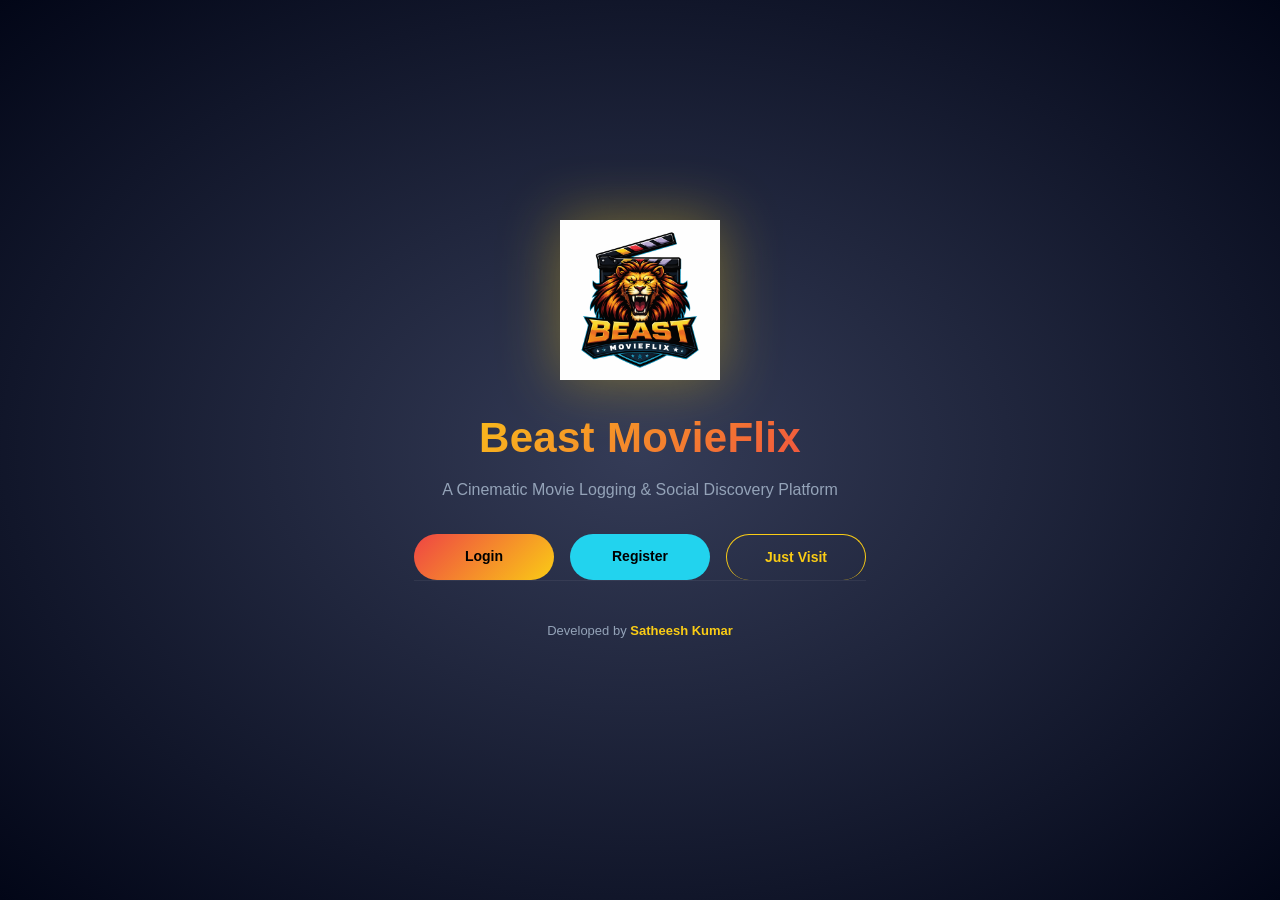
<file: frontend/index.html>
<!doctype html>
<html lang="en">

<head>
  <title>Beast MovieFlix</title>
  <link rel="stylesheet" href="css/base.css" />
  <style>
    .landing-actions,
    .landing-actions * {
      border-bottom: none !important;
      outline: none !important;
    }
  </style>
</head>

<body class="landing">
  <div class="landing-overlay">
    <img src="assets/images/beast-movieflix-logo.png" class="landing-logo" />

    <h1>Beast MovieFlix</h1>
    <p class="tagline">
      A Cinematic Movie Logging & Social Discovery Platform
    </p>

    <div class="landing-actions">
      <a href="pages/login.html" class="btn primary">Login</a>
      <a href="pages/register.html" class="btn secondary">Register</a>
      <a href="pages/home.html" class="btn outline">Just Visit</a>
    </div>

    <footer class="credit">
      Developed by <strong>Satheesh Kumar</strong>
    </footer>
  </div>
  <script>
    if (localStorage.getItem("bmf_logged") === "true") {
      window.location.href = "pages/home.html";
    }
  </script>
</body>

</html>
</file>
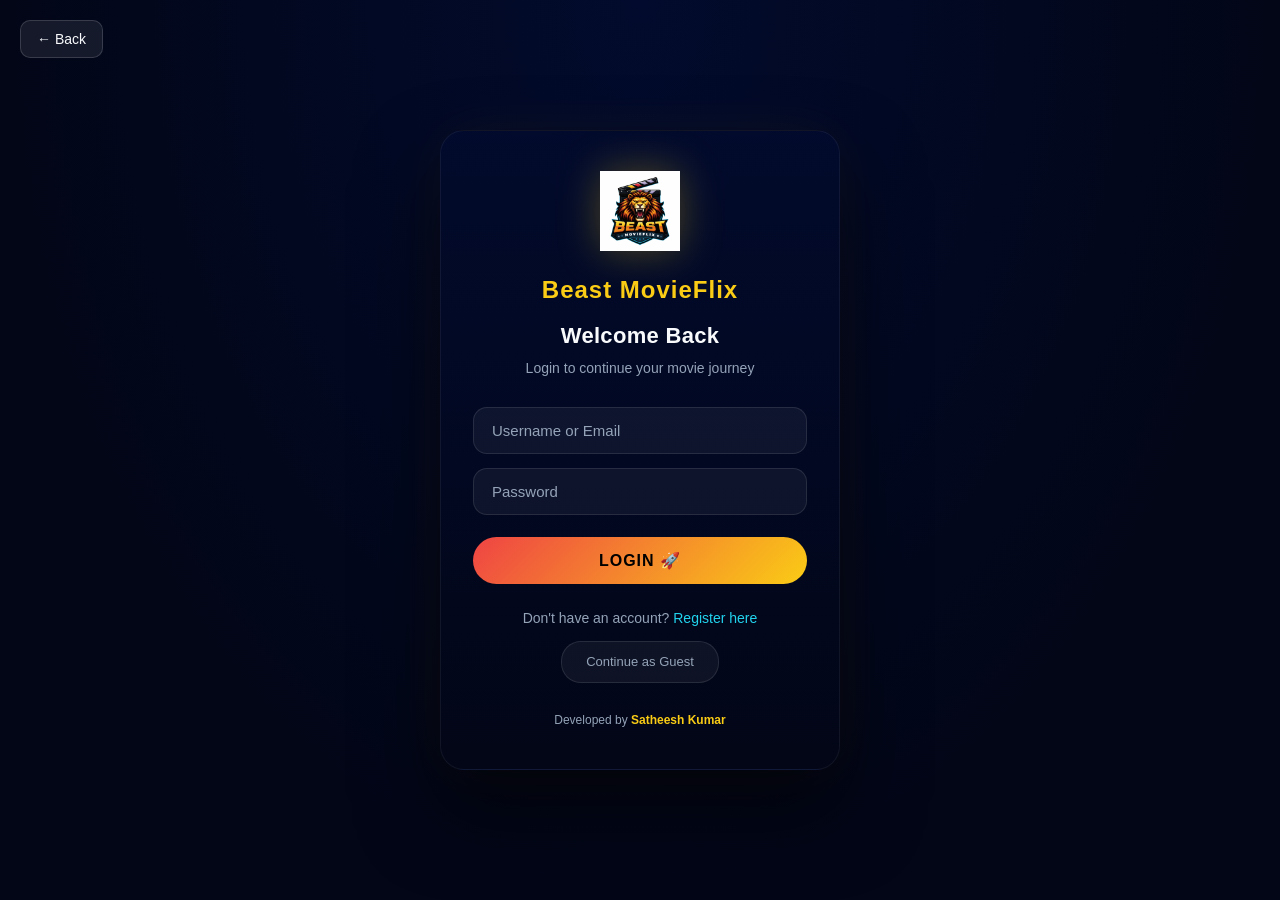
<file: frontend/pages/dashboard.html>
<!doctype html>
<html lang="en">

<head>
  <meta charset="UTF-8" />
  <meta name="viewport" content="width=device-width, initial-scale=1.0" />
  <meta name="description" content="Your personal movie dashboard on Beast MovieFlix" />
  <title>Dashboard | Beast MovieFlix</title>
  <link rel="stylesheet" href="../css/base.css" />
  <link rel="stylesheet" href="../css/dashboard.css" />
  <link rel="stylesheet" href="../css/diary-filters.css" />
  <link rel="stylesheet" href="../css/profile.css" />
</head>

<body>
  <div id="header"></div>
  <div id="profile-panel-container"></div>

  <main class="dashboard-page">
    <div class="dashboard-container">
      <!-- Profile Section -->
      <section id="profileSection" class="dash-section"></section>

      <!-- Stats Section -->
      <section id="statsSection" class="dash-section"></section>

      <!-- Favourites Section -->
      <section id="favouritesSection" class="dash-section"></section>

      <!-- Diary Section -->
      <section id="diarySection" class="dash-section"></section>

      <!-- Watchlist Section -->
      <section id="watchlistSection" class="dash-section"></section>
    </div>
  </main>

  <footer class="credit">Developed by <strong>Satheesh Kumar</strong></footer>

  <script src="../js/config.js"></script>
  <script src="../js/header.js"></script>
  <script src="../js/profile.js"></script>
  <script src="../js/dashboard.js"></script>

  <script>
    async function loadComponents() {
      const headerRes = await fetch("../components/header.html");
      document.getElementById("header").innerHTML = await headerRes.text();

      const panelRes = await fetch("../components/profile-panel.html");
      document.getElementById("profile-panel-container").innerHTML = await panelRes.text();

      initHeader();
      initializeProfilePanel();
    }

    function initializeProfilePanel() {
      const logged = localStorage.getItem("bmf_logged") === "true";
      const username = localStorage.getItem("bmf_user") || "Guest";
      const email = localStorage.getItem("bmf_email") || "";

      const usernameEl = document.getElementById("profileUsername");
      const emailEl = document.getElementById("profileEmail");
      const initialEl = document.getElementById("profileInitial");
      const loggedInActions = document.getElementById("loggedInActions");
      const guestActions = document.getElementById("guestActions");

      if (usernameEl) usernameEl.textContent = username;
      if (emailEl) emailEl.textContent = email || (logged ? "No email set" : "Not logged in");
      if (initialEl) initialEl.textContent = username.charAt(0).toUpperCase();

      if (logged) {
        if (loggedInActions) loggedInActions.style.display = "block";
        if (guestActions) guestActions.style.display = "none";
      } else {
        if (loggedInActions) loggedInActions.style.display = "none";
        if (guestActions) guestActions.style.display = "block";
      }
    }

    document.addEventListener("DOMContentLoaded", loadComponents);
  </script>
</body>

</html>
</file>
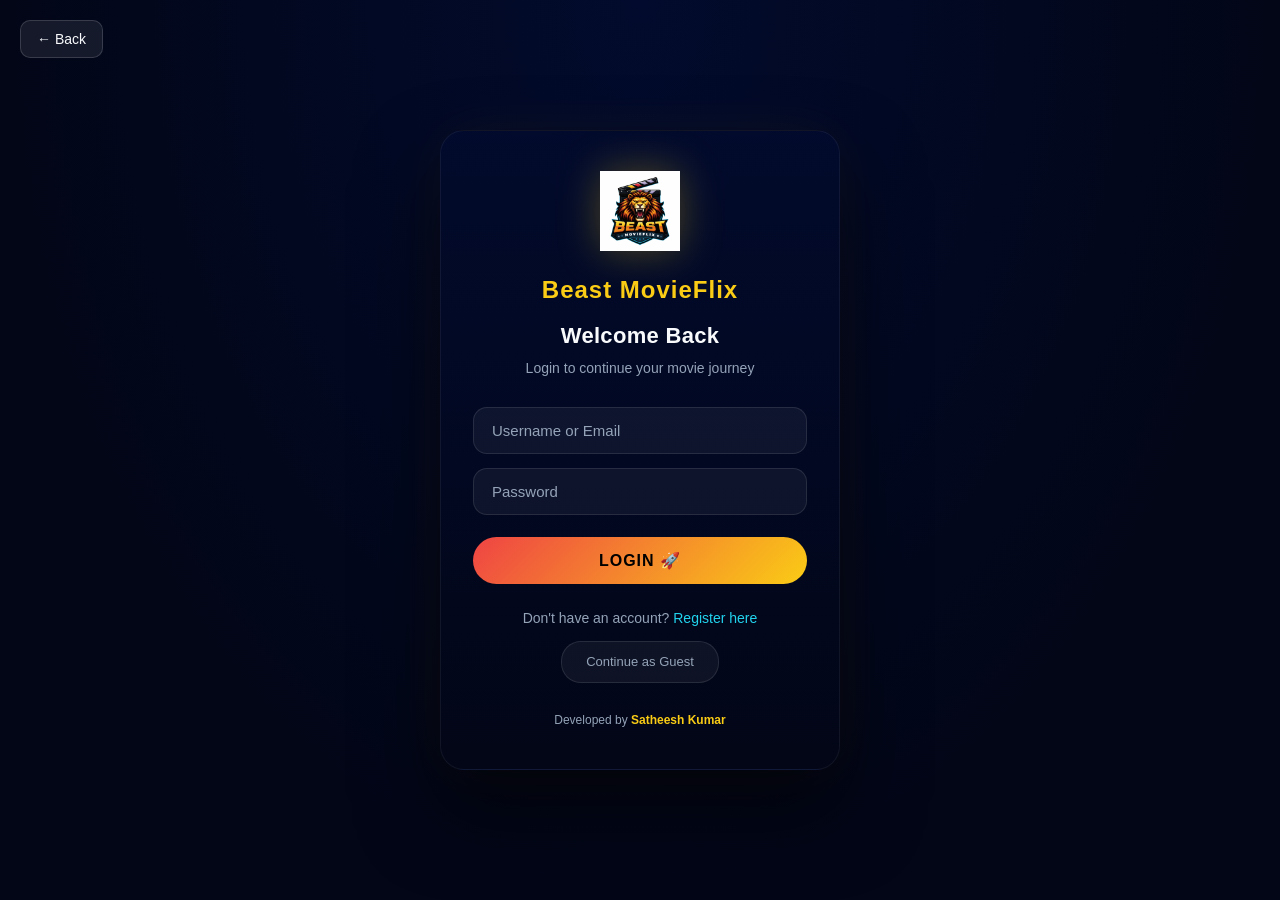
<file: frontend/pages/edit-profile.html>
<!doctype html>
<html lang="en">

<head>
    <meta charset="UTF-8" />
    <meta name="viewport" content="width=device-width, initial-scale=1.0" />
    <meta name="description" content="Edit your profile on Beast MovieFlix" />
    <title>Edit Profile | Beast MovieFlix</title>
    <link rel="stylesheet" href="../css/base.css" />
    <link rel="stylesheet" href="../css/edit-profile.css" />
    <link rel="stylesheet" href="../css/profile.css" />
</head>

<body>
    <div id="header"></div>
    <div id="profile-panel-container"></div>

    <main class="edit-profile-page">
        <div class="edit-container">
            <h1>✏️ Edit Profile</h1>
            <p class="page-subtitle">Update your account information</p>

            <form id="editProfileForm" onsubmit="return saveProfile(event);">
                <!-- Profile Picture -->
                <div class="form-group avatar-group">
                    <div class="avatar-preview" id="avatarPreview">
                        <span id="avatarLetter"></span>
                    </div>
                    <div class="avatar-actions">
                        <label class="btn secondary">
                            📷 Change Photo
                            <input type="file" id="profilePicInput" accept="image/*" style="display: none;" />
                        </label>
                    </div>
                </div>

                <!-- Username -->
                <div class="form-group">
                    <label>Username</label>
                    <input type="text" id="usernameInput" placeholder="Your username" required minlength="3" />
                </div>

                <!-- Email -->
                <div class="form-group">
                    <label>Email</label>
                    <input type="email" id="emailInput" placeholder="Your email" required />
                </div>

                <!-- Bio -->
                <div class="form-group">
                    <label>Bio</label>
                    <textarea id="bioInput" placeholder="Tell us about yourself..." maxlength="250"></textarea>
                    <span class="char-count"><span id="bioCharCount">0</span>/250</span>
                </div>

                <!-- Change Password -->
                <div class="form-group">
                    <label>New Password (leave blank to keep current)</label>
                    <input type="password" id="newPasswordInput" placeholder="New password" minlength="6" />
                </div>

                <!-- Favorite Movies -->
                <div class="form-group">
                    <label>Your Top 4 Favorites</label>
                    <p class="input-hint">Search and select up to 4 movies/series to showcase on your profile.</p>

                    <div class="search-wrapper">
                        <input type="text" id="favMovieSearch" placeholder="Search for a movie..." />
                        <div id="favSearchResults" class="dropdown-results"></div>
                    </div>

                    <div id="selectedFavorites" class="favorites-grid-small">
                        <!-- Selected movies will appear here -->
                    </div>
                </div>

                <!-- Buttons -->
                <div class="form-actions">
                    <a href="dashboard.html" class="btn outline">Cancel</a>
                    <button type="submit" class="btn primary">Save Changes</button>
                </div>
            </form>
        </div>
    </main>

    <footer class="credit">Developed by <strong>Satheesh Kumar</strong></footer>

    <script src="../js/config.js"></script>
    <script src="../js/profile.js"></script>
    <script src="../js/edit-profile.js"></script>

    <script src="../js/header.js"></script>
    <script>
        async function loadComponents() {
            const headerRes = await fetch("../components/header.html");
            document.getElementById("header").innerHTML = await headerRes.text();

            const panelRes = await fetch("../components/profile-panel.html");
            document.getElementById("profile-panel-container").innerHTML = await panelRes.text();

            initHeader();
            // Profile panel init is handled by profile.js usually, but we can double check
            if (typeof initializeProfilePanel === 'function') {
                initializeProfilePanel();
            }
        }

        document.addEventListener("DOMContentLoaded", loadComponents);
    </script>
</body>

</html>
</file>
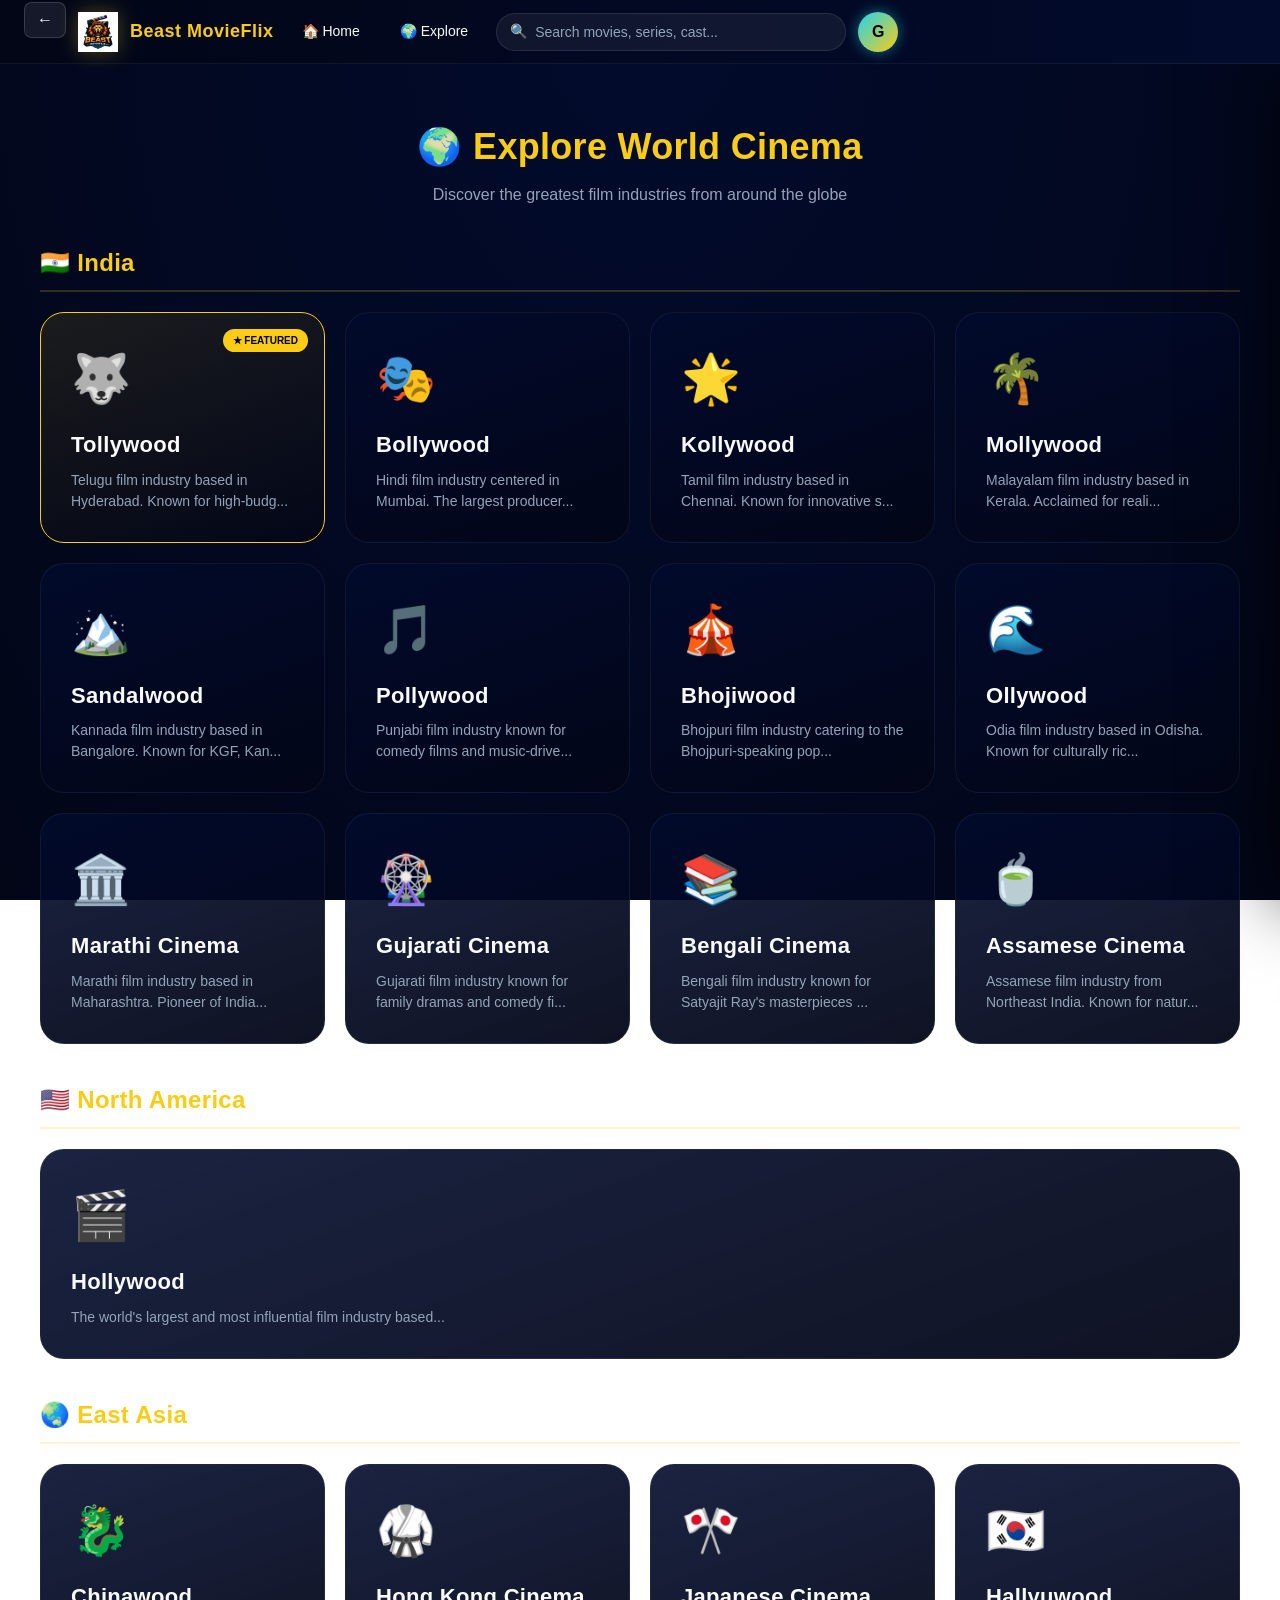
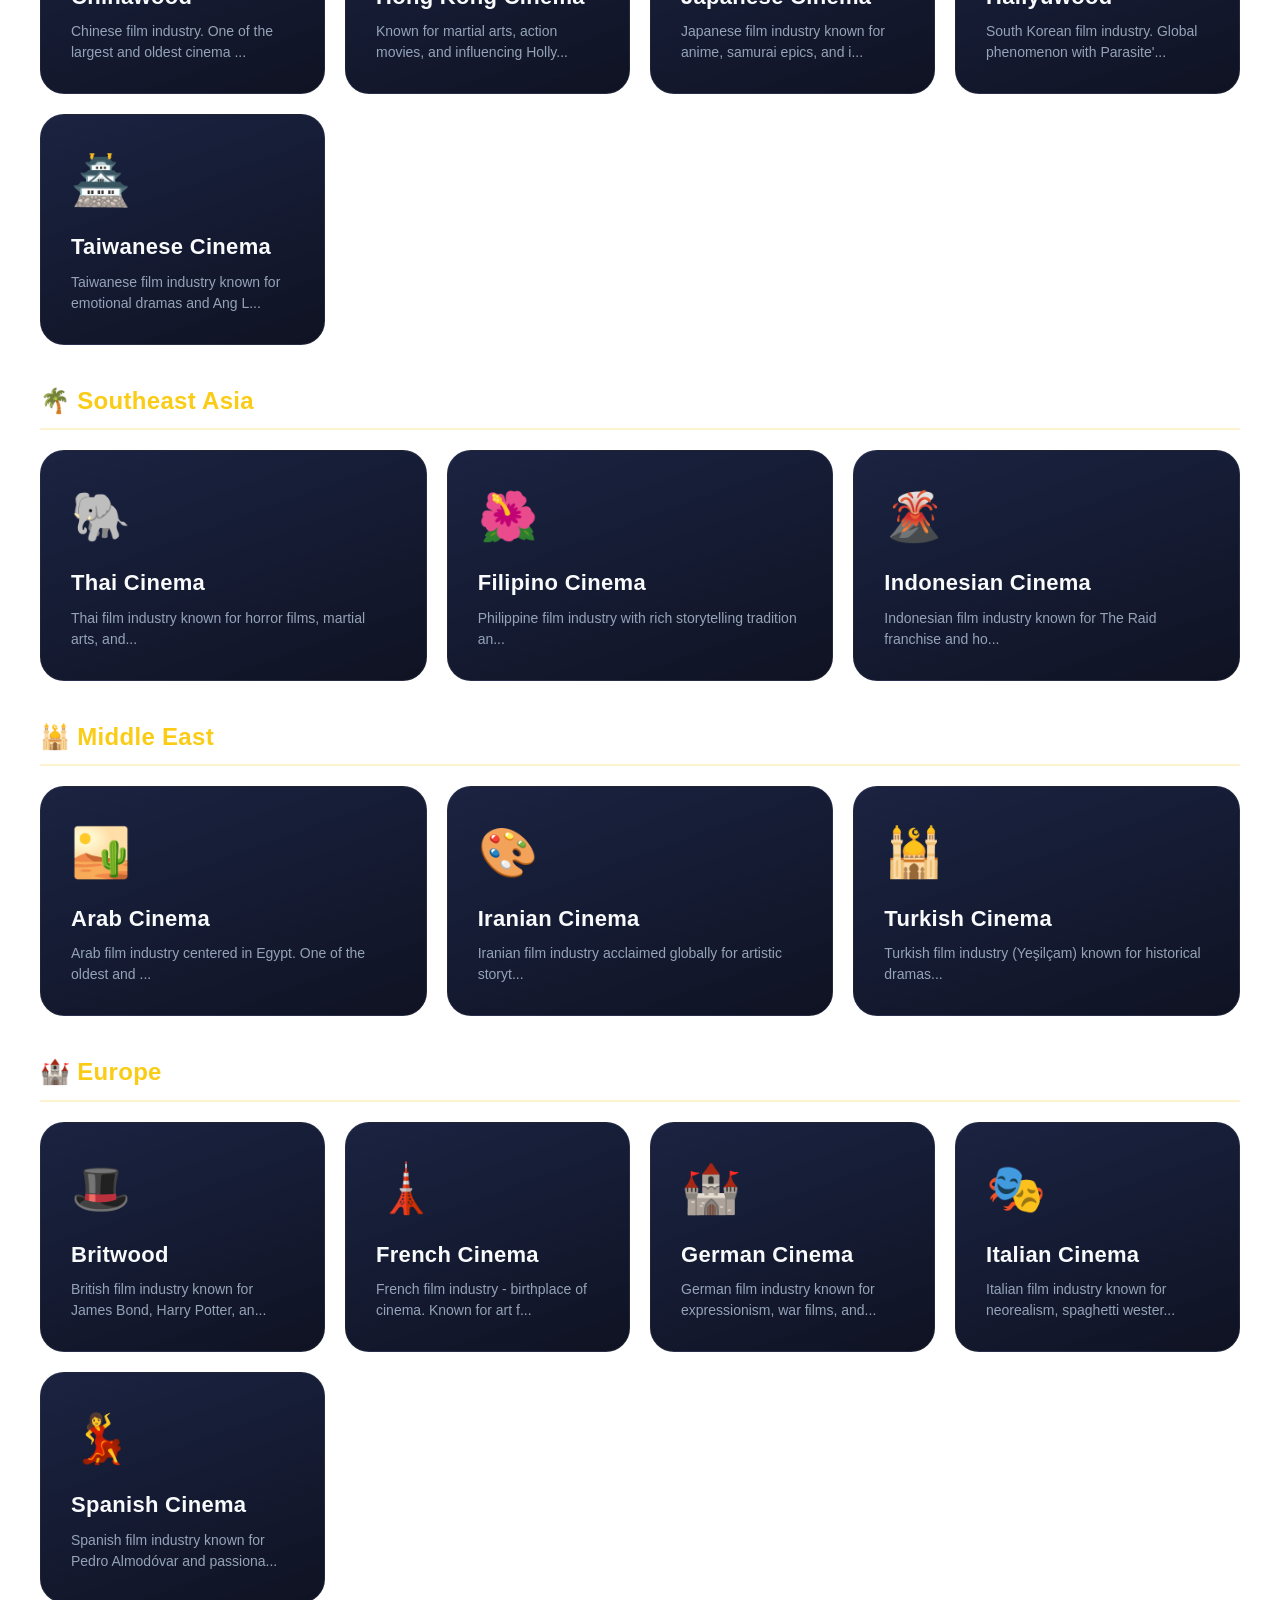
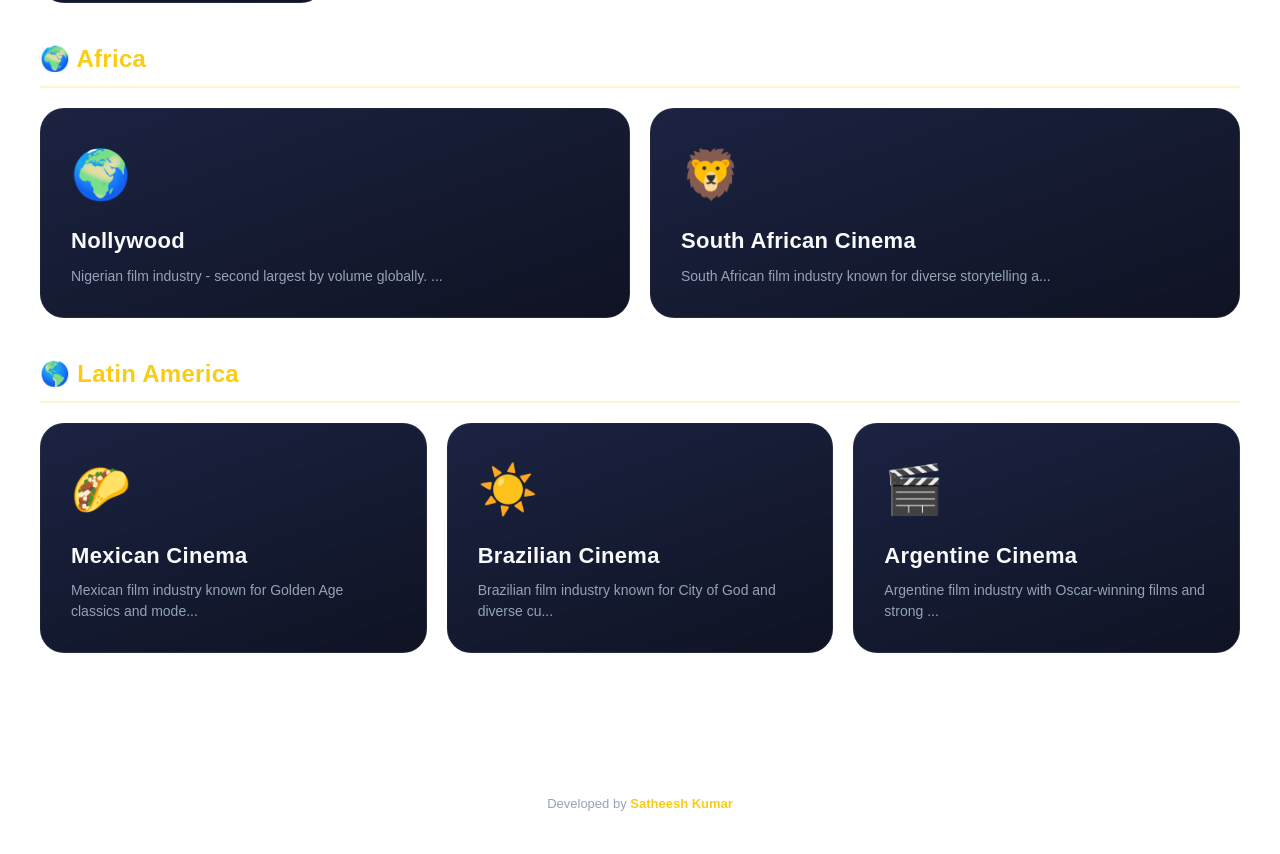
<file: frontend/pages/explore.html>
<!doctype html>
<html lang="en">

<head>
  <meta charset="UTF-8" />
  <meta name="viewport" content="width=device-width, initial-scale=1.0" />
  <meta name="description" content="Explore world cinema industries on Beast MovieFlix" />
  <title>Explore | Beast MovieFlix</title>
  <link rel="stylesheet" href="../css/base.css" />
  <link rel="stylesheet" href="../css/explore.css" />
  <link rel="stylesheet" href="../css/profile.css" />
</head>

<body>
  <div id="header"></div>
  <div id="profile-panel-container"></div>

  <main class="explore-page">
    <!-- Woods Grid Section -->
    <section id="woodsGridSection" class="woods-grid-section">
      <div class="explore-hero">
        <h1>🌍 Explore World Cinema</h1>
        <p>Discover the greatest film industries from around the globe</p>
      </div>

      <div class="woods-grid" id="woodsGrid">
        <!-- Dynamic wood cards -->
      </div>
    </section>

    <!-- Wood Details Section (Hidden Initially) -->
    <section id="woodDetailsSection" class="wood-details-section" style="display: none;">
      <div id="woodDetailsHeader"></div>
      <div id="woodMoviesContainer"></div>
      <div id="woodActorsContainer"></div>
    </section>
  </main>

  <footer class="credit">Developed by <strong>Satheesh Kumar</strong></footer>

  <script src="../js/config.js"></script>
  <script src="../js/header.js"></script>
  <script src="../js/profile.js"></script>
  <script src="../js/explore.js"></script>

  <script>
    async function loadComponents() {
      // Load header
      const headerRes = await fetch("../components/header.html");
      document.getElementById("header").innerHTML = await headerRes.text();

      // Load profile panel
      const panelRes = await fetch("../components/profile-panel.html");
      document.getElementById("profile-panel-container").innerHTML = await panelRes.text();

      // Initialize header (search, auth, avatar)
      initHeader();

      // Initialize profile panel
      initializeProfilePanel();
    }

    function initializeProfilePanel() {
      const logged = localStorage.getItem("bmf_logged") === "true";
      const username = localStorage.getItem("bmf_user") || "Guest";
      const email = localStorage.getItem("bmf_email") || "";

      const usernameEl = document.getElementById("profileUsername");
      const emailEl = document.getElementById("profileEmail");
      const initialEl = document.getElementById("profileInitial");
      const loggedInActions = document.getElementById("loggedInActions");
      const guestActions = document.getElementById("guestActions");

      if (usernameEl) usernameEl.textContent = username;
      if (emailEl) emailEl.textContent = email || (logged ? "No email set" : "Not logged in");
      if (initialEl) initialEl.textContent = username.charAt(0).toUpperCase();

      if (logged) {
        if (loggedInActions) loggedInActions.style.display = "block";
        if (guestActions) guestActions.style.display = "none";
      } else {
        if (loggedInActions) loggedInActions.style.display = "none";
        if (guestActions) guestActions.style.display = "block";
      }
    }

    document.addEventListener("DOMContentLoaded", loadComponents);
  </script>
</body>

</html>
</file>
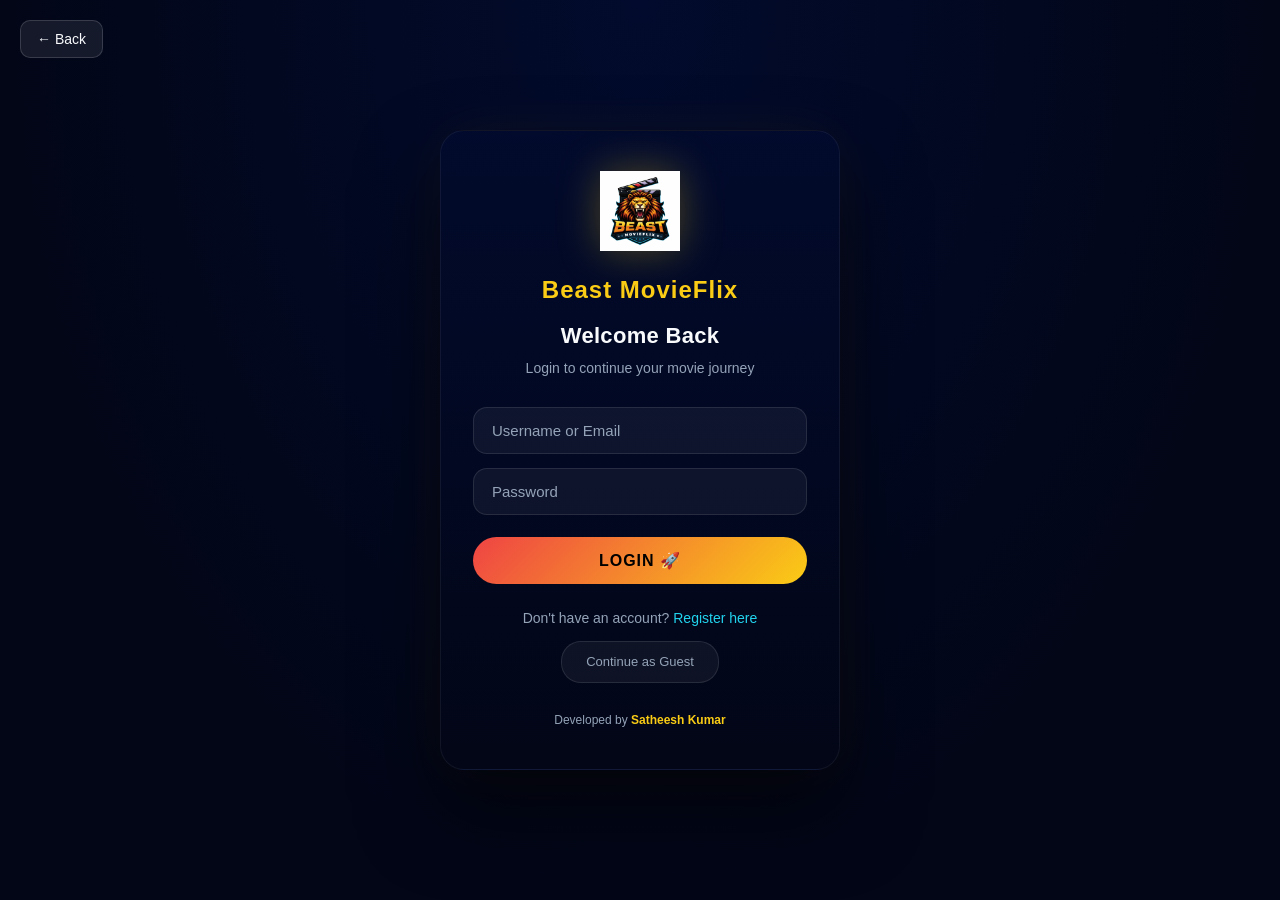
<file: frontend/pages/friends.html>
<!doctype html>
<html lang="en">

<head>
  <meta charset="UTF-8" />
  <meta name="viewport" content="width=device-width, initial-scale=1.0" />
  <meta name="description" content="Connect with friends and create movie groups on Beast MovieFlix" />
  <title>Friends | Beast MovieFlix</title>
  <link rel="stylesheet" href="../css/base.css" />
  <link rel="stylesheet" href="../css/friends.css" />
  <link rel="stylesheet" href="../css/chat-telegram.css" />
  <link rel="stylesheet" href="../css/profile.css" />
</head>

<body>
  <div id="header"></div>
  <div id="profile-panel-container"></div>

  <main class="friends-page">
    <!-- Main View -->
    <div id="friendsMainView" class="friends-container">
      <h1>👥 Friends & Groups</h1>
      <p class="page-subtitle">Connect with movie lovers and discuss your favorites</p>

      <div class="friends-grid">
        <!-- Groups Section -->
        <section class="friends-section groups-section">
          <h2>🎬 My Groups</h2>
          <div id="groupsContainer"></div>
        </section>

        <!-- Followers Section -->
        <section class="friends-section">
          <h2>👥 Followers</h2>
          <div id="followersContainer"></div>
        </section>

        <!-- Following Section -->
        <section class="friends-section">
          <h2>👤 Following</h2>
          <div id="followingContainer"></div>
        </section>
      </div>
    </div>

    <!-- Group Chat View (Hidden Initially) -->
    <div id="groupChatView" class="group-chat-container" style="display: none;">
      <div id="groupChatContent"></div>
    </div>

    <!-- Create Group Modal -->
    <div id="modalOverlay" class="modal-overlay"></div>
    <div id="groupModal" class="modal">
      <h3>Create New Group</h3>
      <input type="text" id="groupNameInput" placeholder="Enter group name..." />

      <div class="search-input-wrapper">
        <input type="text" id="groupMemberInput" placeholder="Add members..." autocomplete="off" />
        <div id="groupMemberSuggestions" class="suggestions-dropdown"></div>
      </div>
      <div id="selectedGroupMembers" class="selected-members"></div>

      <div class="modal-actions">
        <button class="btn outline" onclick="hideGroupModal()">Cancel</button>
        <button class="btn primary" id="createGroupBtn">Create</button>
      </div>
    </div>

    <!-- Add Person Modal -->
    <div id="addPersonModal" class="modal">
      <h3>Add Person to Group</h3>
      <div class="search-input-wrapper">
        <input type="text" id="addPersonInput" placeholder="Search username..." autocomplete="off" />
        <div id="userSuggestions" class="suggestions-dropdown"></div>
      </div>
      <div class="modal-actions">
        <button class="btn outline" onclick="closeAddPersonModal()">Cancel</button>
        <button class="btn primary" onclick="addPersonToGroup()">Add</button>
      </div>
    </div>
  </main>

  <footer class="credit">Developed by <strong>Satheesh Kumar</strong></footer>

  <script src="../js/config.js"></script>
  <script src="../js/header.js"></script>
  <script src="../js/profile.js"></script>
  <script src="../js/friends.js"></script>

  <script>
    async function loadComponents() {
      const headerRes = await fetch("../components/header.html");
      document.getElementById("header").innerHTML = await headerRes.text();

      const panelRes = await fetch("../components/profile-panel.html");
      document.getElementById("profile-panel-container").innerHTML = await panelRes.text();

      initHeader();
      initializeProfilePanel();
    }

    function initializeProfilePanel() {
      const logged = localStorage.getItem("bmf_logged") === "true";
      const username = localStorage.getItem("bmf_user") || "Guest";
      const email = localStorage.getItem("bmf_email") || "";

      const usernameEl = document.getElementById("profileUsername");
      const emailEl = document.getElementById("profileEmail");
      const initialEl = document.getElementById("profileInitial");
      const loggedInActions = document.getElementById("loggedInActions");
      const guestActions = document.getElementById("guestActions");

      if (usernameEl) usernameEl.textContent = username;
      if (emailEl) emailEl.textContent = email || (logged ? "No email set" : "Not logged in");
      if (initialEl) initialEl.textContent = username.charAt(0).toUpperCase();

      if (logged) {
        if (loggedInActions) loggedInActions.style.display = "block";
        if (guestActions) guestActions.style.display = "none";
      } else {
        if (loggedInActions) loggedInActions.style.display = "none";
        if (guestActions) guestActions.style.display = "block";
      }
    }

    document.addEventListener("DOMContentLoaded", loadComponents);
  </script>
</body>

</html>
</file>
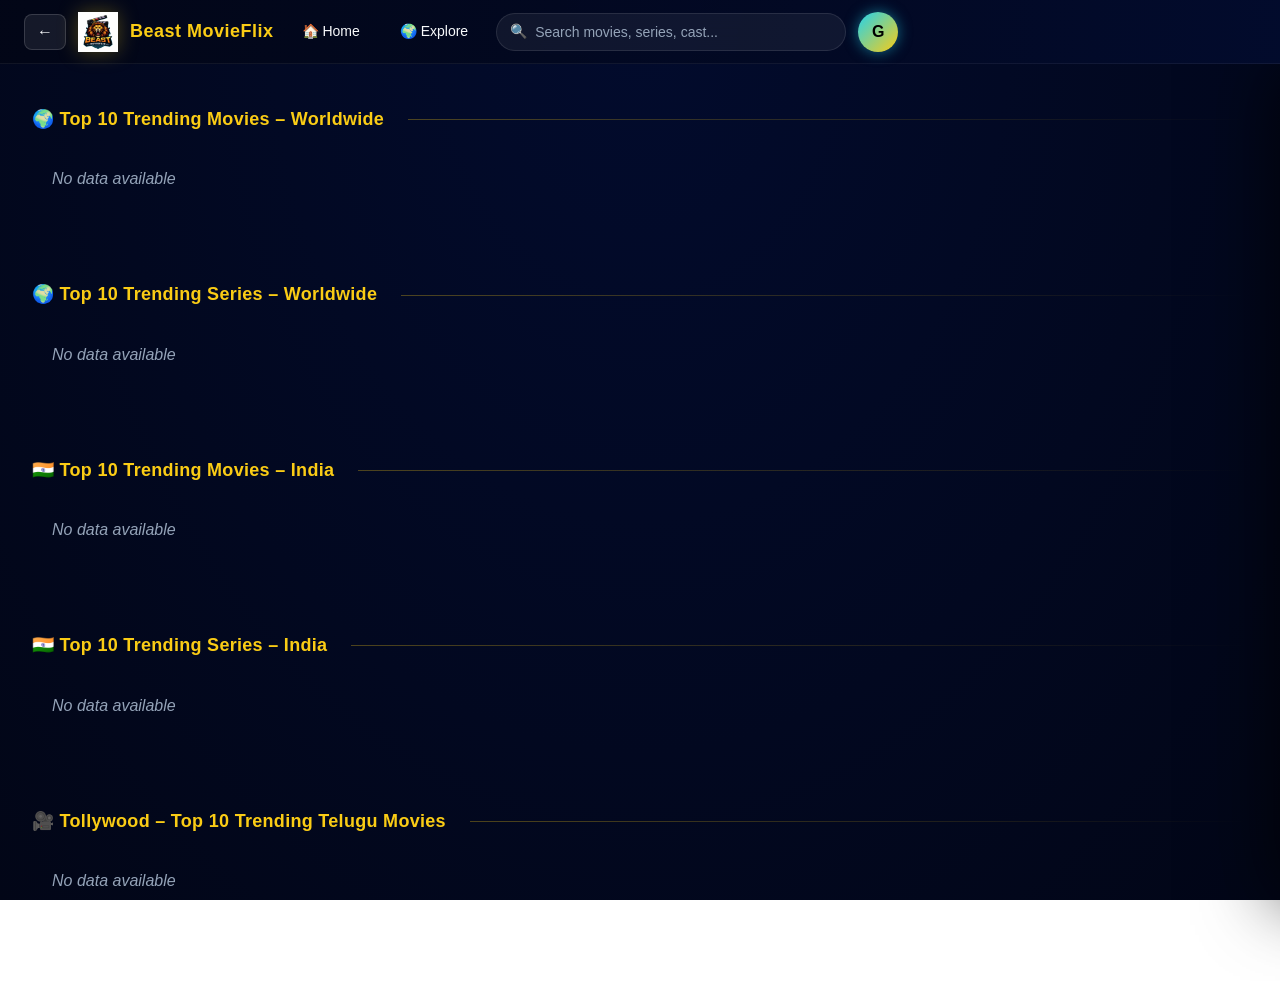
<file: frontend/pages/home.html>
<!doctype html>
<html>

<head>
  <title>Home | Beast MovieFlix</title>
  <link rel="stylesheet" href="../css/base.css" />
  <link rel="stylesheet" href="../css/home.css" />
  <link rel="stylesheet" href="../css/profile.css" />
</head>

<body>
  <div id="header"></div>
  <div id="profile-panel-container"></div>

  <div class="home-container">
    <section class="section">
      <h2>🌍 Top 10 Trending Movies – Worldwide</h2>
      <div class="card-row" id="ww-movies"></div>
    </section>

    <section class="section">
      <h2>🌍 Top 10 Trending Series – Worldwide</h2>
      <div class="card-row" id="ww-series"></div>
    </section>

    <section class="section">
      <h2>🇮🇳 Top 10 Trending Movies – India</h2>
      <div class="card-row" id="in-movies"></div>
    </section>

    <section class="section">
      <h2>🇮🇳 Top 10 Trending Series – India</h2>
      <div class="card-row" id="in-series"></div>
    </section>

    <section class="section">
      <h2>🎥 Tollywood – Top 10 Trending Telugu Movies</h2>
      <div class="card-row" id="tollywood"></div>
    </section>
  </div>

  <script src="../js/config.js"></script>
  <script src="../js/header.js"></script>
  <script src="../js/actions.js"></script> <!-- Shared Actions -->
  <script src="../js/auth.js"></script>
  <script src="../js/profile.js"></script>
  <script src="../js/home.js"></script>

  <script>
    // Load header and profile panel, then initialize them
    async function loadComponents() {
      // Load header
      const headerRes = await fetch("../components/header.html");
      const headerHtml = await headerRes.text();
      document.getElementById("header").innerHTML = headerHtml;

      // Load profile panel
      const panelRes = await fetch("../components/profile-panel.html");
      const panelHtml = await panelRes.text();
      document.getElementById("profile-panel-container").innerHTML = panelHtml;

      // Initialize header (search, auth links, avatar)
      initHeader();

      // Initialize profile panel
      initializeProfilePanel();
    }

    // Initialize profile panel with user data
    function initializeProfilePanel() {
      const logged = localStorage.getItem("bmf_logged") === "true";
      const username = localStorage.getItem("bmf_user") || "Guest";
      const email = localStorage.getItem("bmf_email") || "";

      // Update profile info
      const usernameEl = document.getElementById("profileUsername");
      const emailEl = document.getElementById("profileEmail");
      const initialEl = document.getElementById("profileInitial");
      const loggedInActions = document.getElementById("loggedInActions");
      const guestActions = document.getElementById("guestActions");

      if (usernameEl) usernameEl.textContent = username;
      if (emailEl) emailEl.textContent = email || (logged ? "No email set" : "Not logged in");
      if (initialEl) initialEl.textContent = username.charAt(0).toUpperCase();

      // Show/hide based on login status
      if (logged) {
        if (loggedInActions) loggedInActions.style.display = "block";
        if (guestActions) guestActions.style.display = "none";
      } else {
        if (loggedInActions) loggedInActions.style.display = "none";
        if (guestActions) guestActions.style.display = "block";
      }
    }

    // Load components when DOM is ready
    document.addEventListener("DOMContentLoaded", loadComponents);
  </script>
</body>

</html>
</file>
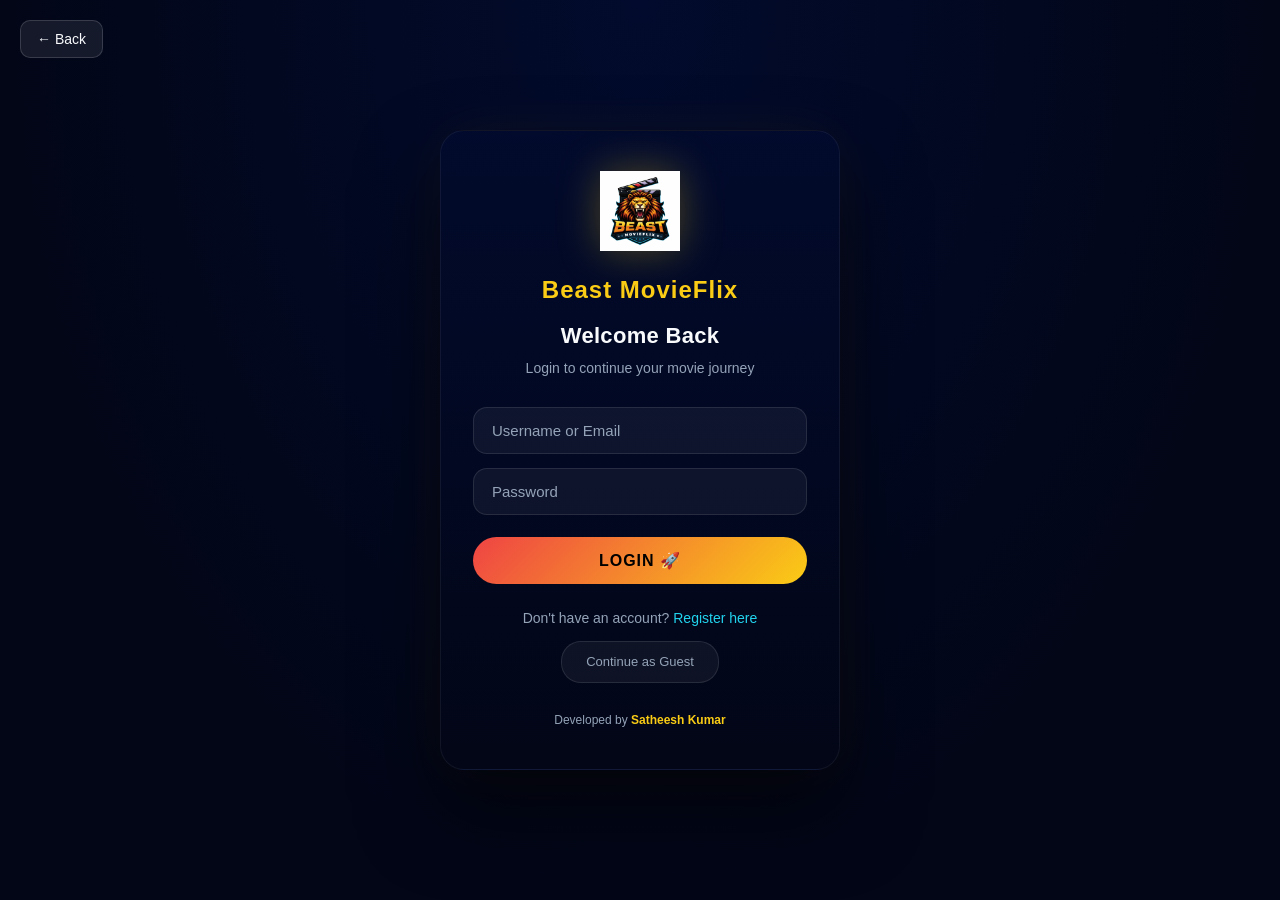
<file: frontend/pages/log-movie.html>
<!doctype html>
<html lang="en">

<head>
  <meta charset="UTF-8" />
  <meta name="viewport" content="width=device-width, initial-scale=1.0" />
  <meta name="description" content="Log your movie experience on Beast MovieFlix" />
  <title>Log Movie | Beast MovieFlix</title>
  <link rel="stylesheet" href="../css/base.css" />
  <link rel="stylesheet" href="../css/log-movie.css" />
  <link rel="stylesheet" href="../css/profile.css" />
</head>

<body>
  <div id="header"></div>
  <div id="profile-panel-container"></div>

  <main class="log-page">
    <section class="log-container">
      <h1>✍️ Log a Movie or Series</h1>
      <p class="log-subtitle">Record what you watched and share your thoughts</p>

      <!-- Movie Search -->
      <div class="movie-search-wrapper">
        <label>Search Movie or Series</label>
        <input type="text" id="movieSearch" placeholder="Type to search..." />
        <div class="movie-search-results" id="movieSearchResults"></div>
      </div>

      <!-- Selected Movie Card -->
      <div id="selectedMovieCard"></div>

      <!-- Review -->
      <div class="form-group">
        <label>Your Review</label>
        <textarea id="reviewText"
          placeholder="What did you think about this movie/series? Share your thoughts..."></textarea>
      </div>

      <!-- Emoji Rating -->
      <div class="form-group">
        <label>Your Rating <span id="ratingValue"></span></label>
        <div class="emoji-rating">
          <span data-rate="1" title="1 - Awful">😡</span>
          <span data-rate="2" title="2 - Bad">😕</span>
          <span data-rate="3" title="3 - Meh">😐</span>
          <span data-rate="4" title="4 - Okay">🙂</span>
          <span data-rate="5" title="5 - Good">😄</span>
          <span data-rate="6" title="6 - Great">🔥</span>
          <span data-rate="7" title="7 - Excellent">💥</span>
          <span data-rate="8" title="8 - Amazing">🤯</span>
          <span data-rate="9" title="9 - Masterpiece">👑</span>
          <span data-rate="10" title="10 - BEAST MODE">🐺</span>
        </div>
      </div>

      <!-- Language & Date -->
      <div class="form-row">
        <div class="form-group half">
          <label>Language Watched</label>
          <input type="text" id="languageWatched" placeholder="e.g., Telugu, English..." list="languages" />
          <datalist id="languages">
            <option value="English"></option>
            <option value="Telugu"></option>
            <option value="Hindi"></option>
            <option value="Tamil"></option>
            <option value="Malayalam"></option>
            <option value="Kannada"></option>
            <option value="Spanish"></option>
            <option value="French"></option>
            <option value="Korean"></option>
            <option value="Japanese"></option>
          </datalist>
        </div>
        <div class="form-group half">
          <label>When Did You Watch?</label>
          <input type="datetime-local" id="logTime" />
        </div>
      </div>

      <!-- Save Button -->
      <button id="saveLogBtn" class="btn primary save-log-btn">
        🎬 Save to My Diary
      </button>
    </section>
  </main>

  <footer class="credit">Developed by <strong>Satheesh Kumar</strong></footer>

  <script src="../js/config.js"></script>
  <script src="../js/header.js"></script>
  <script src="../js/profile.js"></script>
  <script src="../js/log-movie.js"></script>

  <script>
    async function loadComponents() {
      const headerRes = await fetch("../components/header.html");
      document.getElementById("header").innerHTML = await headerRes.text();

      const panelRes = await fetch("../components/profile-panel.html");
      document.getElementById("profile-panel-container").innerHTML = await panelRes.text();

      initHeader();
      initializeProfilePanel();
    }

    function initializeProfilePanel() {
      const logged = localStorage.getItem("bmf_logged") === "true";
      const username = localStorage.getItem("bmf_user") || "Guest";
      const email = localStorage.getItem("bmf_email") || "";

      const usernameEl = document.getElementById("profileUsername");
      const emailEl = document.getElementById("profileEmail");
      const initialEl = document.getElementById("profileInitial");
      const loggedInActions = document.getElementById("loggedInActions");
      const guestActions = document.getElementById("guestActions");

      if (usernameEl) usernameEl.textContent = username;
      if (emailEl) emailEl.textContent = email || (logged ? "No email set" : "Not logged in");
      if (initialEl) initialEl.textContent = username.charAt(0).toUpperCase();

      if (logged) {
        if (loggedInActions) loggedInActions.style.display = "block";
        if (guestActions) guestActions.style.display = "none";
      } else {
        if (loggedInActions) loggedInActions.style.display = "none";
        if (guestActions) guestActions.style.display = "block";
      }
    }

    document.addEventListener("DOMContentLoaded", loadComponents);
  </script>
</body>

</html>
</file>
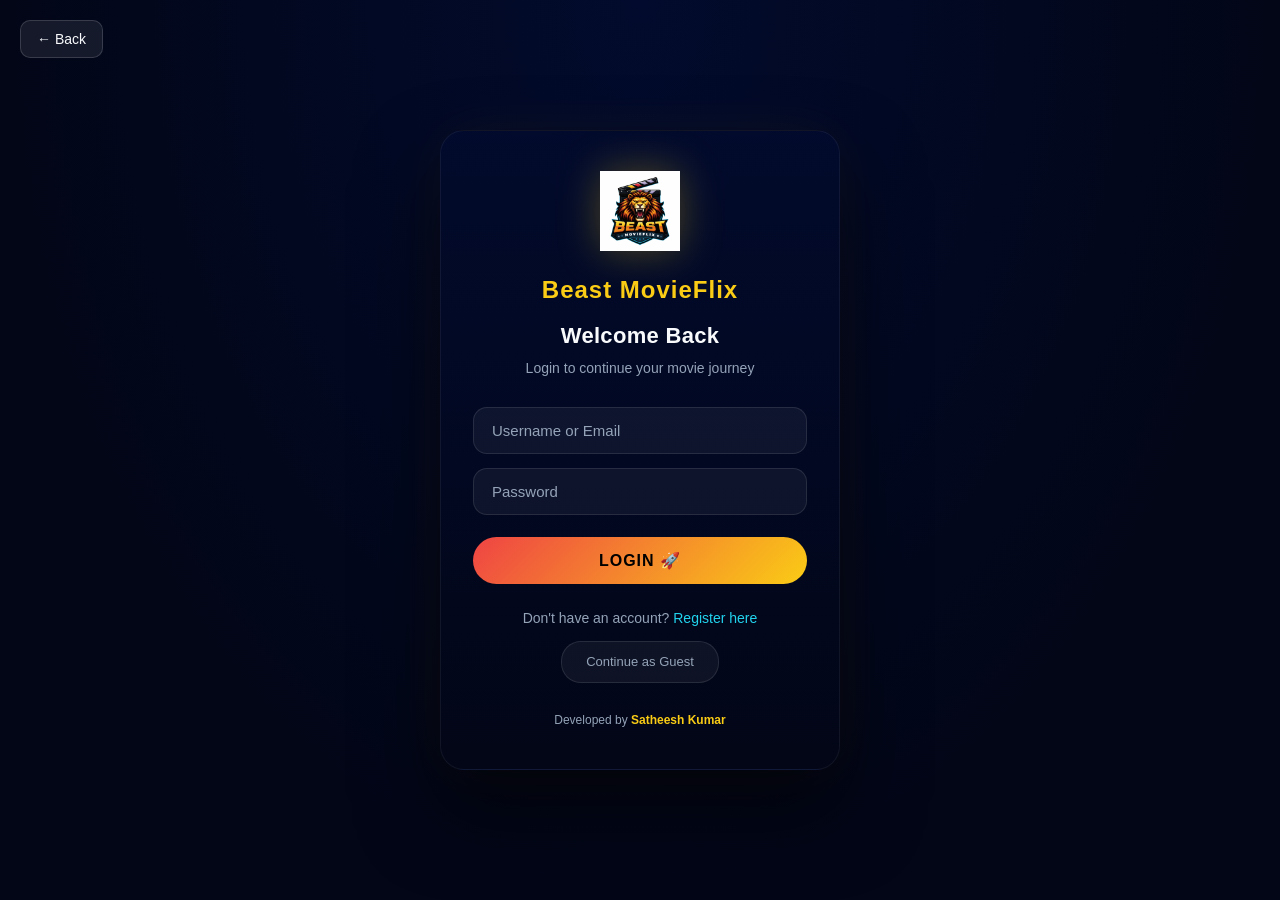
<file: frontend/pages/login.html>
<!doctype html>
<html lang="en">

<head>
  <meta charset="UTF-8" />
  <meta name="viewport" content="width=device-width, initial-scale=1.0" />
  <meta name="description" content="Login to Beast MovieFlix - Your cinematic movie logging platform" />
  <title>Login | Beast MovieFlix</title>
  <link rel="stylesheet" href="../css/base.css" />
  <link rel="stylesheet" href="../css/auth.css" />
</head>

<body class="auth-page">
  <!-- Back Button -->
  <button class="back-btn auth-back" onclick="window.history.back()" title="Go Back">← Back</button>

  <div class="auth-box">
    <a href="../index.html" class="auth-logo-link">
      <img src="../assets/images/beast-movieflix-logo.png" class="auth-logo" alt="Beast MovieFlix Logo" />
    </a>
    <h1 class="auth-brand">Beast MovieFlix</h1>
    <h2>Welcome Back</h2>
    <p class="auth-subtitle">Login to continue your movie journey</p>

    <div id="authError" class="auth-error" style="display:none;"></div>

    <form onsubmit="event.preventDefault(); login();">
      <input type="text" id="loginUsername" placeholder="Username or Email" required />
      <input type="password" id="loginPassword" placeholder="Password" required />
      <button type="submit" class="btn primary">Login 🚀</button>
    </form>

    <div class="auth-links">
      <p>Don't have an account? <a href="register.html">Register here</a></p>
      <a href="home.html" class="guest-link">Continue as Guest</a>
    </div>

    <p class="auth-footer">Developed by <strong>Satheesh Kumar</strong></p>
  </div>

  <script src="../js/config.js"></script>
  <script src="../js/auth.js"></script>
  <script>
    if (localStorage.getItem("bmf_logged") === "true") {
      window.location.href = "home.html";
    }
  </script>
</body>

</html>
</file>
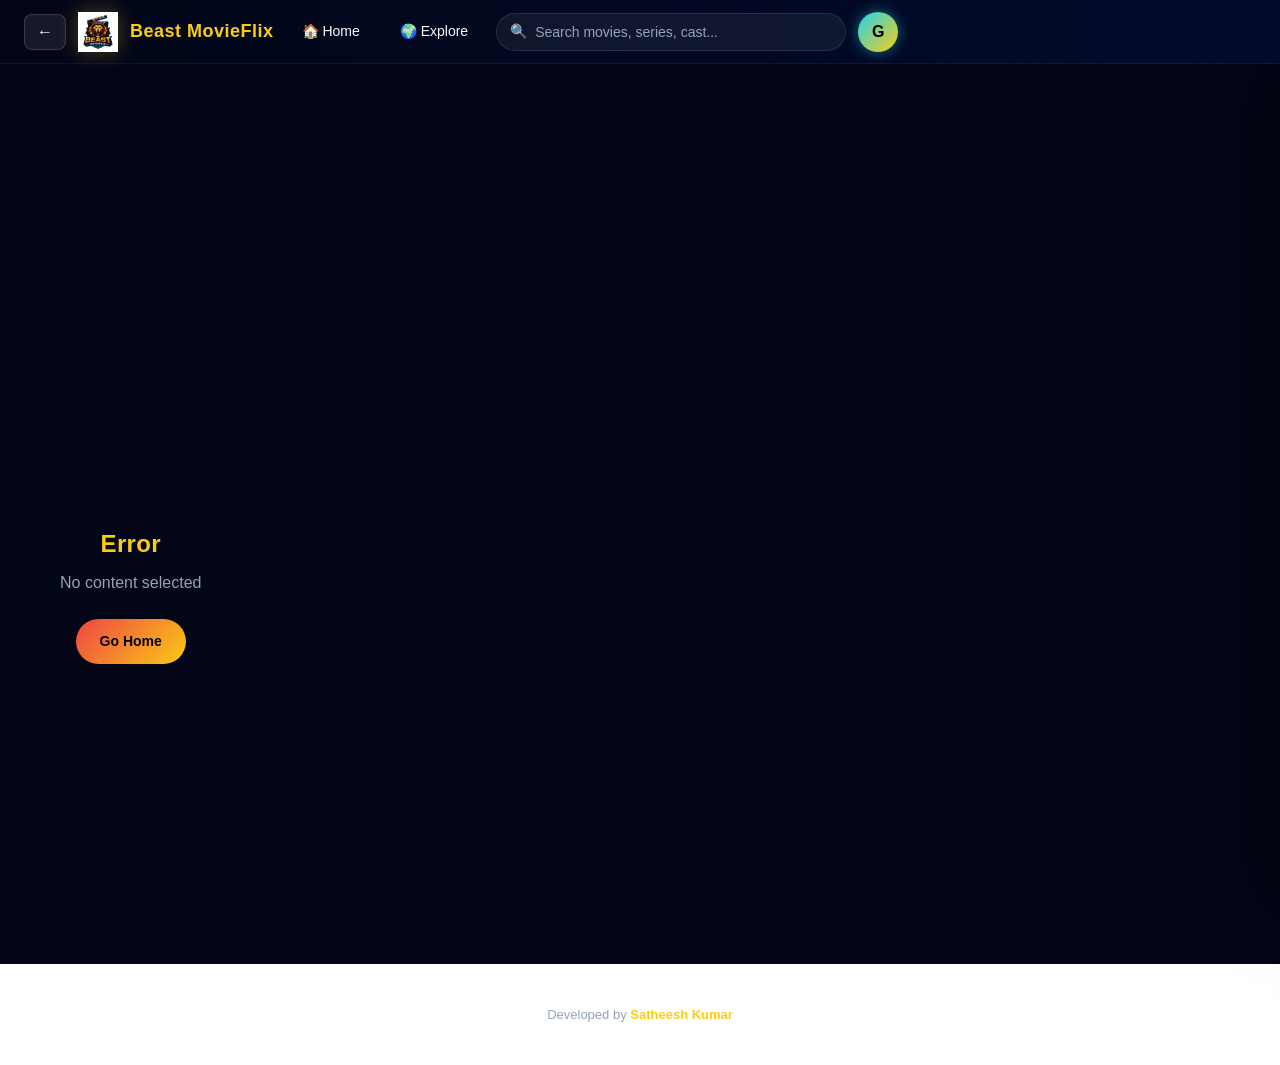
<file: frontend/pages/movie-details.html>
<!doctype html>
<html lang="en">

<head>
  <meta charset="UTF-8" />
  <meta name="viewport" content="width=device-width, initial-scale=1.0" />
  <meta name="description" content="Movie details on Beast MovieFlix - Your cinematic movie logging platform" />
  <title>Movie Details | Beast MovieFlix</title>
  <link rel="stylesheet" href="../css/base.css" />
  <link rel="stylesheet" href="../css/movie-details.css" />
  <link rel="stylesheet" href="../css/movie-status.css" />
  <link rel="stylesheet" href="../css/profile.css" />
</head>

<body>
  <div id="header"></div>
  <div id="profile-panel-container"></div>

  <main class="movie-page">
    <section class="movie-hero">
      <!-- Dynamic content loaded by JS -->
      <div class="loading-spinner">
        <div class="spinner"></div>
        <p>Loading movie details...</p>
      </div>
    </section>

    <section class="movie-sections">
      <div id="cast-container" class="section-block"></div>
      <div id="crew-container" class="section-block"></div>
      <div id="trailer-container" class="section-block"></div>
      <div id="reviews-container" class="section-block"></div>
    </section>
  </main>

  <footer class="credit">Developed by <strong>Satheesh Kumar</strong></footer>

  <script src="../js/config.js"></script>
  <script src="../js/header.js"></script>
  <script src="../js/actions.js"></script> <!-- Shared Actions -->
  <script src="../js/auth.js"></script> <!-- Required for isLoggedIn() -->
  <script src="../js/profile.js"></script>
  <script src="../js/movie-details.js"></script>

  <script>
    async function loadComponents() {
      const headerRes = await fetch("../components/header.html");
      document.getElementById("header").innerHTML = await headerRes.text();

      const panelRes = await fetch("../components/profile-panel.html");
      document.getElementById("profile-panel-container").innerHTML = await panelRes.text();

      initHeader();
      initializeProfilePanel();
    }

    function initializeProfilePanel() {
      const logged = localStorage.getItem("bmf_logged") === "true";
      const username = localStorage.getItem("bmf_user") || "Guest";
      const email = localStorage.getItem("bmf_email") || "";

      const usernameEl = document.getElementById("profileUsername");
      const emailEl = document.getElementById("profileEmail");
      const initialEl = document.getElementById("profileInitial");
      const loggedInActions = document.getElementById("loggedInActions");
      const guestActions = document.getElementById("guestActions");

      if (usernameEl) usernameEl.textContent = username;
      if (emailEl) emailEl.textContent = email || (logged ? "No email set" : "Not logged in");
      if (initialEl) initialEl.textContent = username.charAt(0).toUpperCase();

      if (logged) {
        if (loggedInActions) loggedInActions.style.display = "block";
        if (guestActions) guestActions.style.display = "none";
      } else {
        if (loggedInActions) loggedInActions.style.display = "none";
        if (guestActions) guestActions.style.display = "block";
      }
    }

    document.addEventListener("DOMContentLoaded", loadComponents);
  </script>
</body>

</html>
</file>
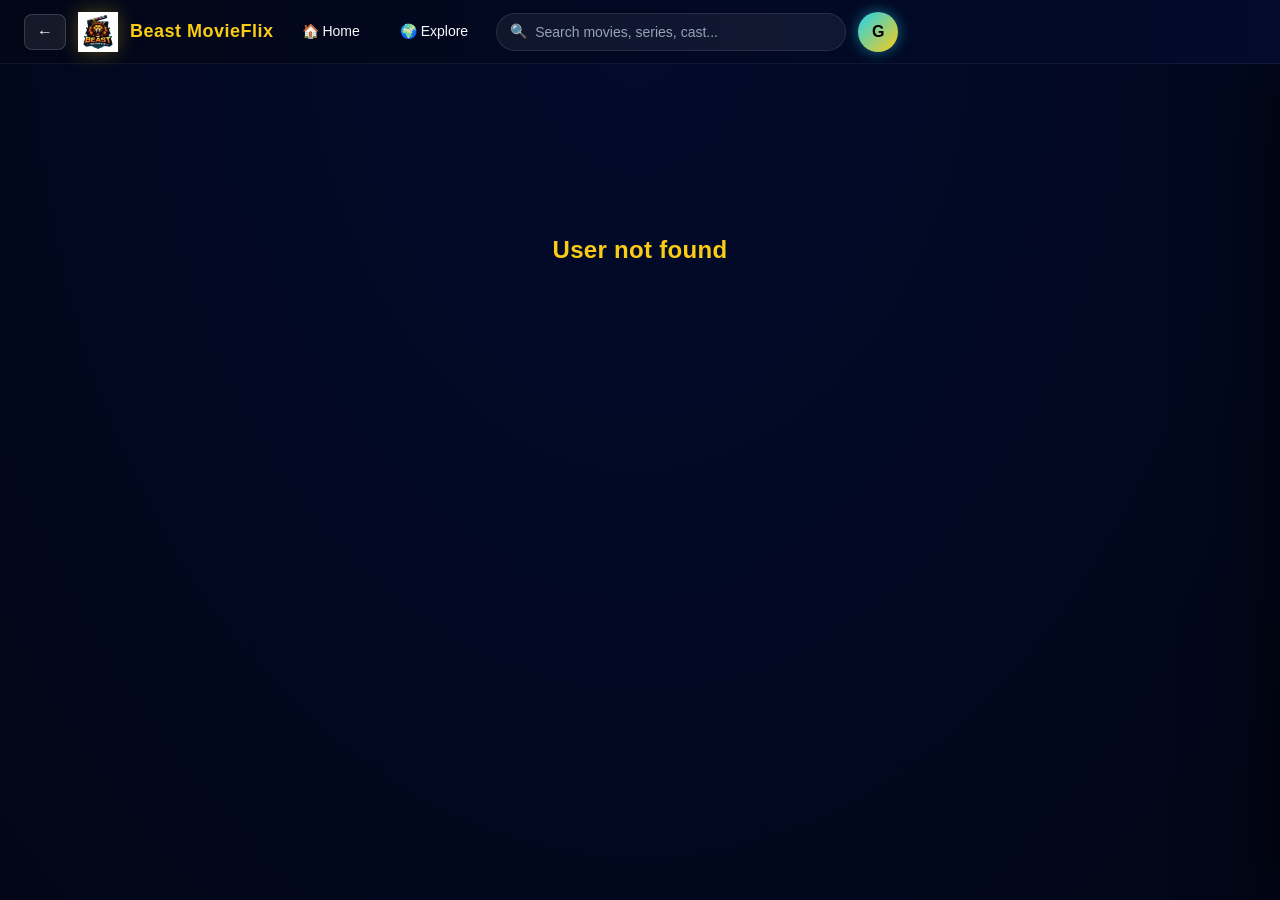
<file: frontend/pages/profile.html>
<!doctype html>
<html lang="en">

<head>
    <meta charset="UTF-8" />
    <meta name="viewport" content="width=device-width, initial-scale=1.0" />
    <meta name="description" content="User Profile | Beast MovieFlix" />
    <title>User Profile | Beast MovieFlix</title>
    <link rel="stylesheet" href="../css/base.css" />
    <link rel="stylesheet" href="../css/home.css" />
    <link rel="stylesheet" href="../css/profile.css" />
    <style>
        .profile-page-container {
            max-width: 800px;
            margin: 100px auto 40px;
            padding: 20px;
        }

        .profile-header-card {
            background: linear-gradient(145deg, #1a1a1a, #222);
            border-radius: 16px;
            padding: 40px;
            display: flex;
            align-items: center;
            gap: 40px;
            box-shadow: 0 10px 30px rgba(0, 0, 0, 0.5);
            border: 1px solid rgba(255, 255, 255, 0.05);
        }

        .profile-avatar-large {
            width: 150px;
            height: 150px;
            border-radius: 50%;
            background: var(--primary-color);
            display: flex;
            align-items: center;
            justify-content: center;
            font-size: 64px;
            font-weight: bold;
            color: white;
            box-shadow: 0 0 20px rgba(229, 9, 20, 0.3);
            overflow: hidden;
            flex-shrink: 0;
        }

        .profile-info {
            flex: 1;
        }

        .profile-info h1 {
            font-size: 32px;
            margin: 0 0 10px;
            display: flex;
            align-items: center;
            gap: 10px;
        }

        .verified-badge {
            color: #1da1f2;
            font-size: 24px;
        }

        .bio {
            color: #aaa;
            font-size: 16px;
            line-height: 1.5;
            margin-bottom: 24px;
        }

        .stats-row {
            display: flex;
            gap: 40px;
            margin-bottom: 30px;
        }

        .stat {
            text-align: center;
        }

        .stat strong {
            display: block;
            font-size: 24px;
            color: white;
            margin-bottom: 5px;
        }

        .stat span {
            color: #888;
            font-size: 14px;
            text-transform: uppercase;
            letter-spacing: 1px;
        }

        .profile-actions {
            display: flex;
            gap: 15px;
        }

        @media (max-width: 768px) {
            .profile-header-card {
                flex-direction: column;
                text-align: center;
                padding: 30px 20px;
            }

            .profile-info h1 {
                justify-content: center;
            }

            .stats-row {
                justify-content: center;
                gap: 20px;
            }

            .profile-actions {
                justify-content: center;
            }
        }
    </style>
</head>

<body>
    <div id="header"></div>
    <div id="profile-panel-container"></div>

    <main class="profile-page-container">
        <div id="fullProfilePanel">
            <!-- Content loaded by JS -->
            <div style="text-align:center; padding: 50px; color: #666;">Loading profile...</div>
        </div>
    </main>

    <script src="../js/config.js"></script>
    <script src="../js/auth.js"></script>
    <script src="../js/profile.js"></script>
    <script src="../js/header.js"></script>

    <script>
        async function loadComponents() {
            const headerRes = await fetch("../components/header.html");
            document.getElementById("header").innerHTML = await headerRes.text();

            const panelRes = await fetch("../components/profile-panel.html");
            document.getElementById("profile-panel-container").innerHTML = await panelRes.text();

            initHeader();
            // Initialize the shared profile panel
            if (typeof initializeProfilePanel === 'function') {
                initializeProfilePanel();
            }

            // Initialize the FULL profile page logic (defined in profile.js)
            if (typeof renderFullProfilePage === 'function') {
                renderFullProfilePage();
            }
        }

        document.addEventListener("DOMContentLoaded", loadComponents);
    </script>
</body>

</html>
</file>
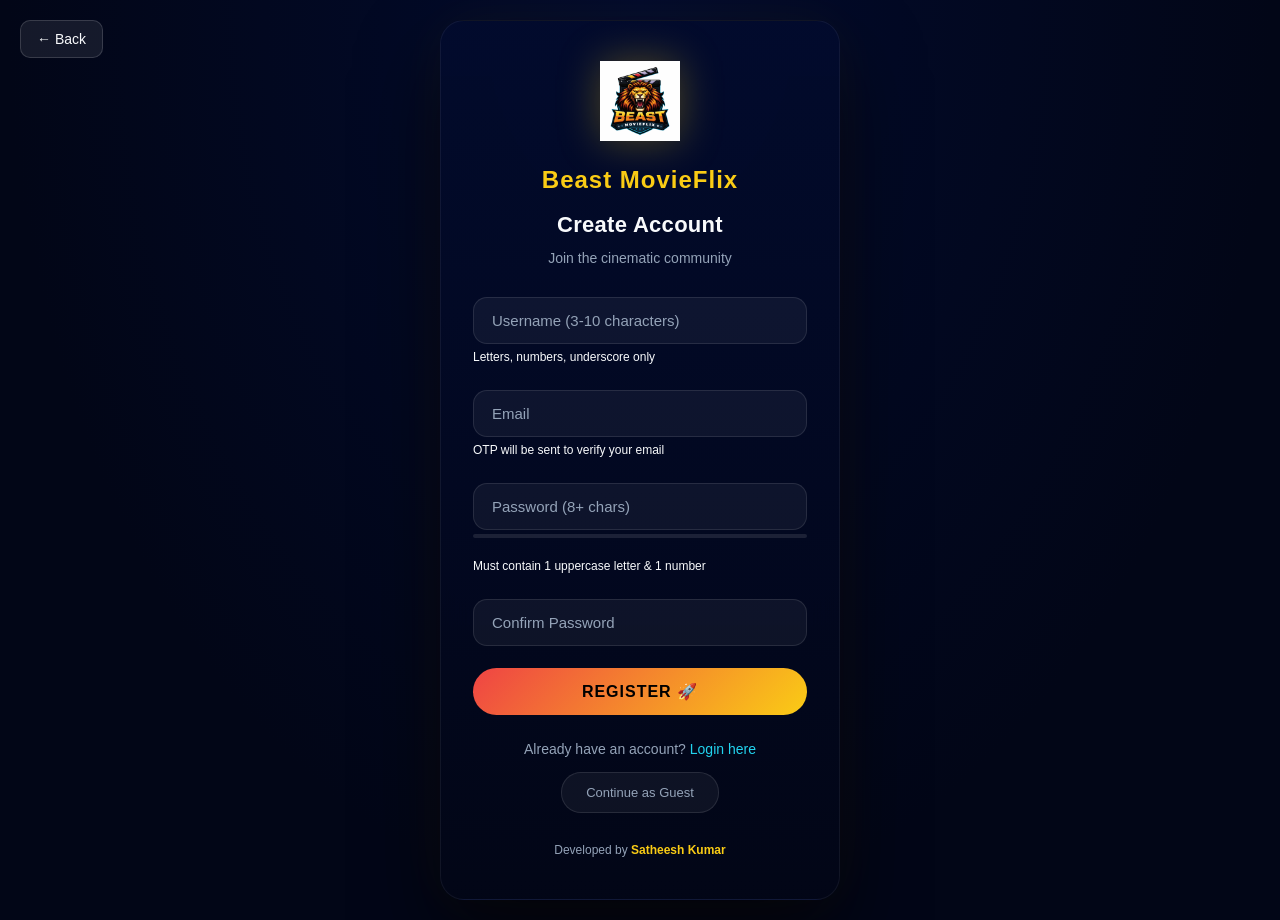
<file: frontend/pages/register.html>
<!doctype html>
<html lang="en">

<head>
  <meta charset="UTF-8" />
  <meta name="viewport" content="width=device-width, initial-scale=1.0" />
  <meta name="description" content="Register for Beast MovieFlix - Your cinematic movie logging platform" />
  <title>Register | Beast MovieFlix</title>
  <link rel="stylesheet" href="../css/base.css" />
  <link rel="stylesheet" href="../css/auth.css" />
  <style>
    .validation-hint {
      font-size: 12px;
      color: var(--muted-gold);
      margin-top: -10px;
      margin-bottom: 10px;
      text-align: left;
    }

    .password-strength-container {
      height: 4px;
      background: rgba(255, 255, 255, 0.1);
      border-radius: 2px;
      margin-top: -10px;
      margin-bottom: 15px;
      overflow: hidden;
    }

    .password-strength-bar {
      height: 100%;
      width: 0;
      transition: all 0.3s ease;
      border-radius: 2px;
    }
  </style>
</head>

<body class="auth-page">
  <!-- Back Button -->
  <button class="back-btn auth-back" onclick="window.history.back()" title="Go Back">← Back</button>

  <div class="auth-box">
    <a href="../index.html" class="auth-logo-link">
      <img src="../assets/images/beast-movieflix-logo.png" class="auth-logo" alt="Beast MovieFlix Logo" />
    </a>
    <h1 class="auth-brand">Beast MovieFlix</h1>
    <h2>Create Account</h2>
    <p class="auth-subtitle">Join the cinematic community</p>

    <div id="authError" class="auth-error" style="display:none;"></div>

    <form onsubmit="event.preventDefault(); register();">
      <input type="text" id="regUsername" placeholder="Username (3-10 characters)" required maxlength="10" />
      <p class="validation-hint">Letters, numbers, underscore only</p>

      <input type="email" id="regEmail" placeholder="Email" required />
      <p class="validation-hint">OTP will be sent to verify your email</p>

      <input type="password" id="regPassword" placeholder="Password (8+ chars)" required minlength="8" />
      <div class="password-strength-container">
        <div id="passwordStrength" class="password-strength-bar"></div>
      </div>
      <p class="validation-hint">Must contain 1 uppercase letter & 1 number</p>

      <input type="password" id="regConfirmPassword" placeholder="Confirm Password" required minlength="8" />

      <button type="submit" class="btn primary">Register 🚀</button>
    </form>

    <div class="auth-links">
      <p>Already have an account? <a href="login.html">Login here</a></p>
      <a href="home.html" class="guest-link">Continue as Guest</a>
    </div>

    <p class="auth-footer">Developed by <strong>Satheesh Kumar</strong></p>
  </div>

  <script src="../js/config.js"></script>
  <script src="../js/auth.js"></script>
  <script>
    if (localStorage.getItem("bmf_logged") === "true") {
      window.location.href = "home.html";
    }
  </script>
</body>

</html>
</file>
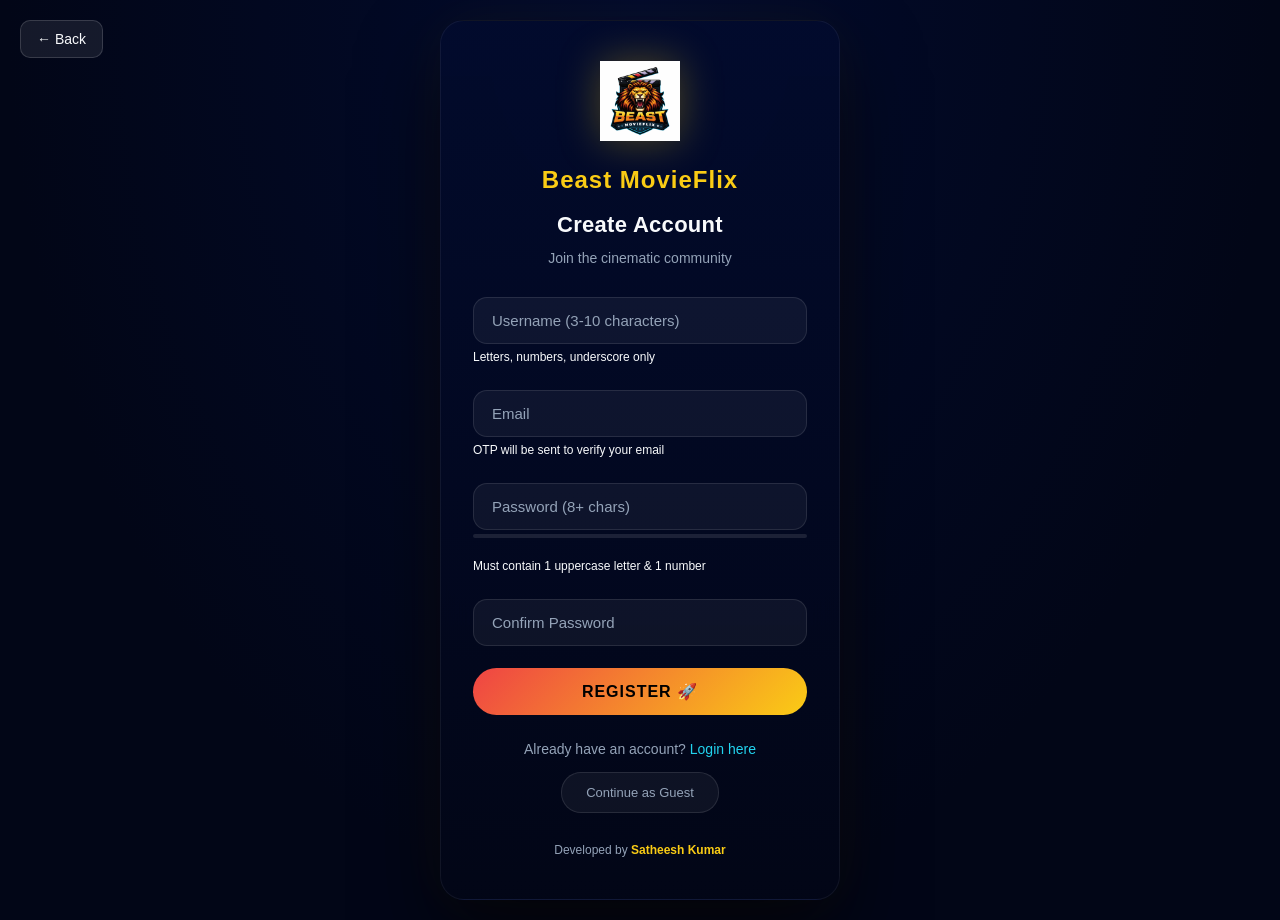
<file: frontend/pages/verify-otp.html>
<!doctype html>
<html lang="en">

<head>
    <meta charset="UTF-8" />
    <meta name="viewport" content="width=device-width, initial-scale=1.0" />
    <meta name="description" content="Verify your email - Beast MovieFlix" />
    <title>Verify Email | Beast MovieFlix</title>
    <link rel="stylesheet" href="../css/base.css" />
    <link rel="stylesheet" href="../css/auth.css" />
    <style>
        .otp-container {
            display: flex;
            gap: 10px;
            justify-content: center;
            margin: 30px 0;
        }

        .otp-input {
            width: 50px;
            height: 60px;
            text-align: center;
            font-size: 24px;
            font-weight: bold;
            border: 2px solid var(--neon-cyan);
            background: rgba(2, 11, 45, 0.8);
            color: var(--frost-white);
            border-radius: 12px;
            transition: all 0.3s ease;
        }

        .otp-input:focus {
            border-color: var(--ember-red);
            box-shadow: 0 0 15px rgba(239, 68, 68, 0.3);
            outline: none;
        }

        .resend-link {
            color: var(--neon-cyan);
            cursor: pointer;
            text-decoration: underline;
        }

        .resend-link:hover {
            color: var(--ember-red);
        }

        .resend-link.disabled {
            color: var(--muted-gold);
            cursor: not-allowed;
            text-decoration: none;
        }

        .timer {
            color: var(--muted-gold);
            font-size: 14px;
            margin-top: 10px;
        }

        .email-display {
            color: var(--neon-cyan);
            font-weight: bold;
        }
    </style>
</head>

<body>
    <!-- Back Button -->
    <button class="back-btn auth-back" onclick="window.history.back()" title="Go Back">← Back</button>

    <main class="auth-page">
        <div class="auth-container">
            <div class="auth-box">
                <h1>📧 Verify Email</h1>
                <p>Enter the 6-digit OTP sent to:</p>
                <p class="email-display" id="emailDisplay">your-email@example.com</p>

                <div class="otp-container">
                    <input type="text" class="otp-input" maxlength="1" data-index="0" />
                    <input type="text" class="otp-input" maxlength="1" data-index="1" />
                    <input type="text" class="otp-input" maxlength="1" data-index="2" />
                    <input type="text" class="otp-input" maxlength="1" data-index="3" />
                    <input type="text" class="otp-input" maxlength="1" data-index="4" />
                    <input type="text" class="otp-input" maxlength="1" data-index="5" />
                </div>

                <button class="btn primary" id="verifyBtn" onclick="verifyOtp()">Verify Email</button>

                <p class="timer" id="timerText">Resend OTP in <span id="countdown">60</span>s</p>
                <p>
                    <span class="resend-link disabled" id="resendLink" onclick="resendOtp()">Resend OTP</span>
                </p>

                <p class="auth-links">
                    <a href="login.html">← Back to Login</a>
                </p>
            </div>
        </div>
    </main>

    <footer class="credit">Developed by <strong>Satheesh Kumar</strong></footer>

    <script src="../js/config.js"></script>
    <script>
        let countdownTimer;
        let secondsLeft = 60;

        document.addEventListener("DOMContentLoaded", () => {
            // Get email from URL or localStorage
            const urlParams = new URLSearchParams(window.location.search);
            const email = urlParams.get("email") || localStorage.getItem("bmf_pending_email");

            if (!email) {
                alert("No email to verify. Please register first.");
                window.location.href = "register.html";
                return;
            }

            document.getElementById("emailDisplay").textContent = email;
            localStorage.setItem("bmf_pending_email", email);

            setupOtpInputs();
            startCountdown();
        });

        function setupOtpInputs() {
            const inputs = document.querySelectorAll(".otp-input");

            inputs.forEach((input, index) => {
                input.addEventListener("input", (e) => {
                    const value = e.target.value;
                    if (value && index < 5) {
                        inputs[index + 1].focus();
                    }
                });

                input.addEventListener("keydown", (e) => {
                    if (e.key === "Backspace" && !input.value && index > 0) {
                        inputs[index - 1].focus();
                    }
                });

                // Allow only numbers
                input.addEventListener("input", (e) => {
                    e.target.value = e.target.value.replace(/\D/g, "");
                });
            });
        }

        function getOtp() {
            const inputs = document.querySelectorAll(".otp-input");
            return Array.from(inputs).map(i => i.value).join("");
        }

        async function verifyOtp() {
            const otp = getOtp();
            const email = localStorage.getItem("bmf_pending_email");

            if (otp.length !== 6) {
                alert("Please enter the complete 6-digit OTP");
                return;
            }

            const btn = document.getElementById("verifyBtn");
            btn.disabled = true;
            btn.textContent = "Verifying...";

            // Try backend first
            try {
                const result = await apiRequest("/auth/verify-otp", {
                    method: "POST",
                    body: JSON.stringify({ email, otp })
                });

                if (result.success) {
                    // Store auth data
                    if (result.data.token) {
                        localStorage.setItem("bmf_logged", "true");
                        localStorage.setItem("bmf_token", result.data.token);
                        localStorage.setItem("bmf_user_id", result.data.userId);
                        localStorage.setItem("bmf_user", result.data.username);
                        localStorage.setItem("bmf_email", result.data.email);
                        localStorage.setItem("bmf_role", result.data.role || "USER");
                    }
                    localStorage.removeItem("bmf_pending_email");
                    localStorage.removeItem("bmf_pending_otp");
                    localStorage.removeItem("bmf_pending_user");

                    alert("Email verified successfully! 🎉");
                    window.location.href = "home.html";
                    return;
                } else {
                    // Try localStorage fallback
                    verifyOtpLocal(otp, btn);
                    return;
                }
            } catch (error) {
                console.log("Backend unavailable, using localStorage");
                verifyOtpLocal(otp, btn);
                return;
            }
        }

        // LocalStorage OTP verification
        function verifyOtpLocal(enteredOtp, btn) {
            const storedOtp = localStorage.getItem("bmf_pending_otp");
            const pendingUserData = localStorage.getItem("bmf_pending_user");

            if (!pendingUserData) {
                alert("No pending registration found. Please register again.");
                btn.disabled = false;
                btn.textContent = "Verify Email";
                window.location.href = "register.html";
                return;
            }

            const pendingUser = JSON.parse(pendingUserData);

            // Check OTP expiry
            if (Date.now() > pendingUser.otpExpiry) {
                alert("OTP has expired. Please request a new one.");
                btn.disabled = false;
                btn.textContent = "Verify Email";
                return;
            }

            // Verify OTP
            if (enteredOtp === storedOtp || enteredOtp === pendingUser.otp) {
                // Add user to users list
                let users = JSON.parse(localStorage.getItem("bmf_users") || "[]");

                // Mark email as verified
                pendingUser.emailVerified = true;
                delete pendingUser.otp;
                delete pendingUser.otpExpiry;

                users.push(pendingUser);
                localStorage.setItem("bmf_users", JSON.stringify(users));

                // Log user in
                localStorage.setItem("bmf_logged", "true");
                localStorage.setItem("bmf_user_id", pendingUser.id);
                localStorage.setItem("bmf_user", pendingUser.username);
                localStorage.setItem("bmf_email", pendingUser.email);
                localStorage.setItem("bmf_role", pendingUser.role || "USER");

                // Cleanup
                localStorage.removeItem("bmf_pending_email");
                localStorage.removeItem("bmf_pending_otp");
                localStorage.removeItem("bmf_pending_user");

                alert("Email verified successfully! 🎉");
                window.location.href = "home.html";
            } else {
                alert("Invalid OTP. Please try again.");
                btn.disabled = false;
                btn.textContent = "Verify Email";
            }
        }

        async function resendOtp() {
            const resendLink = document.getElementById("resendLink");
            if (resendLink.classList.contains("disabled")) return;

            const email = localStorage.getItem("bmf_pending_email");

            // Try backend first
            try {
                const result = await apiRequest("/auth/resend-otp", {
                    method: "POST",
                    body: JSON.stringify({ email })
                });

                if (result.success) {
                    alert("New OTP sent to your email!");
                    secondsLeft = 60;
                    startCountdown();
                    return;
                }
            } catch (error) {
                console.log("Backend unavailable, using localStorage");
            }

            // LocalStorage fallback - generate new OTP
            resendOtpLocal();
        }

        function resendOtpLocal() {
            const pendingUserData = localStorage.getItem("bmf_pending_user");

            if (!pendingUserData) {
                alert("No pending registration found. Please register again.");
                window.location.href = "register.html";
                return;
            }

            // Generate new OTP
            const newOtp = Math.floor(100000 + Math.random() * 900000).toString();

            // Update pending user
            const pendingUser = JSON.parse(pendingUserData);
            pendingUser.otp = newOtp;
            pendingUser.otpExpiry = Date.now() + (10 * 60 * 1000); // 10 minutes

            localStorage.setItem("bmf_pending_user", JSON.stringify(pendingUser));
            localStorage.setItem("bmf_pending_otp", newOtp);

            // Production message - OTP sent to email
            alert("New OTP sent to your email! Please check your inbox.");

            secondsLeft = 60;
            startCountdown();
        }

        function startCountdown() {
            const timerText = document.getElementById("timerText");
            const countdown = document.getElementById("countdown");
            const resendLink = document.getElementById("resendLink");

            resendLink.classList.add("disabled");
            timerText.style.display = "block";

            if (countdownTimer) clearInterval(countdownTimer);

            countdownTimer = setInterval(() => {
                secondsLeft--;
                countdown.textContent = secondsLeft;

                if (secondsLeft <= 0) {
                    clearInterval(countdownTimer);
                    timerText.style.display = "none";
                    resendLink.classList.remove("disabled");
                }
            }, 1000);
        }
    </script>
</body>

</html>
</file>
<file: frontend/css/base.css>
/* ===============================
   BEAST MOVIEFLIX – GLOBAL THEME
   Developed by Satheesh Kumar
================================ */

:root {
  --bg-main: #020617;
  /* Deep Midnight Blue */
  --bg-card: #020b2d;
  --bg-glass: rgba(255, 255, 255, 0.05);

  --gold: #facc15;
  /* Muted Gold */
  --ember: #ef4444;
  /* Ember Red */
  --cyan: #22d3ee;
  /* Soft Neon Cyan */
  --white: #f8fafc;
  /* Frost White */
  --muted: #94a3b8;

  --font-main: 'Inter', 'Segoe UI', Arial, sans-serif;
}

* {
  box-sizing: border-box;
  margin: 0;
  padding: 0;
}

html {
  scroll-behavior: smooth;
}

body {
  font-family: var(--font-main);
  background: radial-gradient(ellipse at top, #020b2d, var(--bg-main));
  background-attachment: fixed;
  color: var(--white);
  min-height: 100vh;
  line-height: 1.5;
}

/* ---------- TYPOGRAPHY ---------- */
h1,
h2,
h3,
h4,
h5,
h6 {
  color: var(--gold);
  letter-spacing: 0.3px;
  line-height: 1.3;
}

a {
  text-decoration: none;
  color: inherit;
  transition: color 0.3s ease;
}

/* ---------- NAVBAR ---------- */
header.header {
  position: sticky;
  top: 0;
  z-index: 1000;
  height: 64px;
  padding: 0 24px;
  background: linear-gradient(to right,
      rgba(2, 6, 23, 0.98),
      rgba(2, 11, 45, 0.98));
  display: flex;
  align-items: center;
  gap: 12px;
  backdrop-filter: blur(16px);
  border-bottom: 1px solid rgba(255, 255, 255, 0.06);
}

/* Back Button */
header .back-btn {
  padding: 8px 12px;
  background: rgba(255, 255, 255, 0.08);
  border: 1px solid rgba(255, 255, 255, 0.15);
  color: var(--white);
  border-radius: 8px;
  cursor: pointer;
  font-size: 16px;
  transition: all 0.3s ease;
  flex-shrink: 0;
}

header .back-btn:hover {
  background: rgba(250, 204, 21, 0.2);
  border-color: var(--gold);
  color: var(--gold);
}

/* Brand / Logo */
header .brand {
  display: flex;
  align-items: center;
  gap: 12px;
  cursor: pointer;
  transition: transform 0.3s ease;
}

header .brand:hover {
  transform: scale(1.02);
}

header .brand img {
  height: 40px;
  filter: drop-shadow(0 0 10px rgba(250, 204, 21, 0.3));
}

header .brand span {
  font-size: 18px;
  font-weight: 700;
  color: var(--gold);
  letter-spacing: 0.5px;
}

/* Navigation Links */
header nav.nav-links {
  display: flex;
  align-items: center;
  gap: 8px;
}

header nav.nav-links a {
  padding: 8px 16px;
  font-size: 14px;
  color: var(--white);
  border-radius: 20px;
  transition: all 0.3s ease;
  position: relative;
}

header nav.nav-links a:hover {
  background: rgba(255, 255, 255, 0.08);
  color: var(--gold);
}

/* Search Wrapper */
.search-wrapper {
  position: relative;
  flex: 0 1 350px;
}

.search-box {
  position: relative;
  display: flex;
  align-items: center;
}

.search-icon {
  position: absolute;
  left: 14px;
  font-size: 14px;
  pointer-events: none;
}

.search-box input {
  width: 100%;
  padding: 10px 40px 10px 38px;
  background: rgba(255, 255, 255, 0.06);
  border: 1px solid rgba(255, 255, 255, 0.1);
  border-radius: 24px;
  color: var(--white);
  font-size: 14px;
  outline: none;
  transition: all 0.3s ease;
}

.search-box input:focus {
  background: rgba(255, 255, 255, 0.1);
  border-color: var(--gold);
  box-shadow: 0 0 20px rgba(250, 204, 21, 0.15);
}

.search-box input::placeholder {
  color: var(--muted);
}

.search-clear {
  position: absolute;
  right: 12px;
  background: none;
  border: none;
  color: var(--muted);
  font-size: 18px;
  cursor: pointer;
  padding: 4px;
}

/* Search Results Dropdown */
.search-results {
  position: absolute;
  top: calc(100% + 8px);
  left: 0;
  right: 0;
  background: linear-gradient(180deg, #0a1628, #020617);
  border: 1px solid rgba(255, 255, 255, 0.1);
  border-radius: 16px;
  max-height: 450px;
  overflow-y: auto;
  display: none;
  box-shadow: 0 20px 60px rgba(0, 0, 0, 0.6);
  z-index: 1001;
}

.search-results.show {
  display: block;
}

.search-category {
  padding: 12px 16px 8px;
  font-size: 12px;
  font-weight: 600;
  color: var(--gold);
  text-transform: uppercase;
  letter-spacing: 0.5px;
  border-bottom: 1px solid rgba(255, 255, 255, 0.06);
}

.search-item {
  display: flex;
  align-items: center;
  gap: 14px;
  padding: 12px 16px;
  cursor: pointer;
  transition: background 0.2s ease;
  border-bottom: 1px solid rgba(255, 255, 255, 0.04);
}

.search-item:hover {
  background: rgba(250, 204, 21, 0.08);
}

.search-item:last-child {
  border-bottom: none;
}

.search-item img {
  width: 45px;
  height: 65px;
  object-fit: cover;
  border-radius: 8px;
}

.search-item .no-poster {
  width: 45px;
  height: 65px;
  display: flex;
  align-items: center;
  justify-content: center;
  background: var(--bg-card);
  border-radius: 8px;
  font-size: 18px;
}

.search-item-info {
  flex: 1;
  display: flex;
  flex-direction: column;
  gap: 2px;
}

.search-item-info .title {
  font-weight: 600;
  color: var(--white);
  font-size: 14px;
}

.search-item-info .year {
  font-size: 12px;
  color: var(--muted);
}

.quick-log {
  background: rgba(250, 204, 21, 0.15);
  border: 1px solid rgba(250, 204, 21, 0.3);
  color: var(--gold);
  padding: 6px 12px;
  border-radius: 12px;
  font-size: 12px;
  cursor: pointer;
  transition: all 0.3s ease;
}

.quick-log:hover {
  background: var(--gold);
  color: #000;
}

.no-results {
  padding: 24px;
  text-align: center;
  color: var(--muted);
}

/* Header Profile Avatar */
.header-profile {
  display: flex;
  align-items: center;
}

header .avatar {
  width: 40px;
  height: 40px;
  border-radius: 50%;
  background: linear-gradient(135deg, var(--cyan), var(--gold));
  display: flex;
  align-items: center;
  justify-content: center;
  cursor: pointer;
  box-shadow: 0 0 12px rgba(34, 211, 238, 0.4);
  transition: all 0.3s ease;
  font-weight: 700;
  font-size: 16px;
  color: #000;
}

header .avatar:hover {
  transform: scale(1.1);
  box-shadow: 0 0 20px rgba(250, 204, 21, 0.6);
}

/* ---------- BUTTONS ---------- */
.btn {
  display: inline-flex;
  align-items: center;
  justify-content: center;
  gap: 8px;
  padding: 12px 24px;
  border-radius: 24px;
  border: none;
  cursor: pointer;
  font-weight: 600;
  font-size: 14px;
  transition: all 0.3s ease;
  text-decoration: none;
}

.btn.primary {
  background: linear-gradient(135deg, var(--ember), var(--gold));
  color: #000;
}

.btn.primary:hover {
  transform: translateY(-2px);
  box-shadow: 0 10px 30px rgba(250, 204, 21, 0.3);
}

.btn.secondary {
  background: var(--cyan);
  color: #000;
}

.btn.secondary:hover {
  transform: translateY(-2px);
  box-shadow: 0 10px 30px rgba(34, 211, 238, 0.3);
}

.btn.outline {
  background: transparent;
  border: 1px solid var(--gold);
  color: var(--gold);
}

.btn.outline:hover {
  background: rgba(250, 204, 21, 0.1);
}

/* ---------- SECTIONS ---------- */
section {
  padding: 60px 28px;
}

/* ---------- FOOTER / CREDIT ---------- */
.credit {
  text-align: center;
  font-size: 13px;
  color: var(--muted);
  padding: 40px 20px;
  border-top: 1px solid rgba(255, 255, 255, 0.06);
}

.credit strong {
  color: var(--gold);
}

/* ---------- LANDING PAGE ---------- */
.landing {
  min-height: 100vh;
  display: flex;
  align-items: center;
  justify-content: center;
  background: radial-gradient(ellipse at center, rgba(2, 11, 45, 0.8), var(--bg-main)),
    url('data:image/svg+xml,<svg xmlns="http://www.w3.org/2000/svg" viewBox="0 0 100 100"><circle cx="50" cy="50" r="1" fill="%23ffffff10"/></svg>');
  background-size: cover, 50px 50px;
}

.landing-overlay {
  text-align: center;
  padding: 40px;
  max-width: 600px;
}

.landing-logo {
  width: 160px;
  max-width: 50vw;
  height: auto;
  margin-bottom: 24px;
  filter: drop-shadow(0 0 30px rgba(250, 204, 21, 0.4));
  animation: float 3s ease-in-out infinite;
}

@keyframes float {

  0%,
  100% {
    transform: translateY(0);
  }

  50% {
    transform: translateY(-10px);
  }
}

.landing-overlay h1 {
  font-size: 42px;
  color: var(--gold);
  margin: 0 0 12px 0;
  background: linear-gradient(135deg, var(--gold), var(--ember));
  -webkit-background-clip: text;
  -webkit-text-fill-color: transparent;
  background-clip: text;
}

.landing-overlay .tagline {
  font-size: 16px;
  color: var(--muted);
  margin: 0 0 32px 0;
}

.landing-actions {
  display: flex;
  gap: 16px;
  justify-content: center;
  flex-wrap: wrap;
}

.landing-actions .btn {
  min-width: 140px;
}

/* ---------- SCROLLBAR ---------- */
::-webkit-scrollbar {
  width: 8px;
  height: 8px;
}

::-webkit-scrollbar-track {
  background: rgba(255, 255, 255, 0.02);
}

::-webkit-scrollbar-thumb {
  background: linear-gradient(180deg, var(--gold), var(--ember));
  border-radius: 4px;
}

::-webkit-scrollbar-thumb:hover {
  background: var(--gold);
}

/* ---------- RESPONSIVE DESIGN ---------- */

/* Tablet (768px - 991px) */
@media (max-width: 991px) {
  header.header {
    padding: 0 16px;
    height: 56px;
  }

  header .brand span {
    font-size: 16px;
  }

  header .brand img {
    height: 32px;
  }

  header nav.nav-links {
    gap: 8px;
  }

  header nav.nav-links a {
    font-size: 13px;
    padding: 6px 10px;
  }

  .search-wrapper {
    max-width: 280px;
  }

  .search-box input {
    font-size: 13px;
    padding: 8px 12px 8px 36px;
  }
}

/* Mobile Landscape (576px - 767px) */
@media (max-width: 767px) {
  header.header {
    padding: 0 12px;
    height: 52px;
  }

  header .brand span {
    display: none;
  }

  header nav.nav-links {
    display: none;
  }

  .search-wrapper {
    flex: 1;
    max-width: none;
    margin: 0 12px;
  }

  .search-box input {
    width: 100%;
  }

  header .avatar {
    width: 36px;
    height: 36px;
  }

  header .avatar span {
    font-size: 14px;
  }

  .landing-overlay h1 {
    font-size: 28px;
  }

  section {
    padding: 30px 12px;
  }

  .btn {
    padding: 10px 16px;
    font-size: 13px;
  }
}

/* Mobile Portrait (< 576px) */
@media (max-width: 575px) {
  header.header {
    padding: 0 10px;
    height: 48px;
  }

  header .brand img {
    height: 28px;
  }

  .search-wrapper {
    margin: 0 8px;
  }

  .search-box input {
    font-size: 12px;
    padding: 6px 10px 6px 32px;
  }

  .search-box .search-icon {
    font-size: 14px;
    left: 10px;
  }

  header .avatar {
    width: 32px;
    height: 32px;
  }

  .landing-overlay h1 {
    font-size: 22px;
  }

  .landing-overlay p {
    font-size: 14px;
  }

  section {
    padding: 20px 10px;
  }

  .btn {
    padding: 8px 14px;
    font-size: 12px;
  }

  .btn.primary,
  .btn.secondary {
    width: 100%;
    text-align: center;
  }
}

/* ---------- UTILITIES ---------- */
.text-gold {
  color: var(--gold);
}

.text-ember {
  color: var(--ember);
}

.text-cyan {
  color: var(--cyan);
}

.text-muted {
  color: var(--muted);
}

.bg-glass {
  background: var(--bg-glass);
  backdrop-filter: blur(12px);
}

.rounded {
  border-radius: 12px;
}

.rounded-lg {
  border-radius: 20px;
}

.rounded-full {
  border-radius: 50%;
}

/* Mobile-first utilities */
.hide-mobile {
  display: block;
}

.show-mobile {
  display: none;
}

@media (max-width: 767px) {
  .hide-mobile {
    display: none !important;
  }

  .show-mobile {
    display: block !important;
  }
}
</file>
<file: frontend/css/dashboard.css>
/* ======================================
   DASHBOARD – PREMIUM STYLING
   Developed by Satheesh Kumar
====================================== */

/* ---------- PAGE LAYOUT ---------- */
.dashboard-page {
  min-height: calc(100vh - 64px);
  padding: 40px 20px;
}

.dashboard-container {
  max-width: 1200px;
  margin: 0 auto;
}

.dash-section {
  margin-bottom: 40px;
}

.dash-section h2 {
  font-size: 22px;
  color: var(--gold);
  margin: 0 0 20px 0;
  padding-bottom: 12px;
  border-bottom: 1px solid rgba(250, 204, 21, 0.2);
}

/* ---------- PROFILE CARD ---------- */
.profile-card {
  display: flex;
  gap: 24px;
  padding: 24px;
  background: linear-gradient(135deg, rgba(2, 11, 45, 0.9), rgba(2, 6, 23, 0.95));
  border-radius: 20px;
  border: 1px solid rgba(255, 255, 255, 0.08);
}

.profile-avatar-large {
  width: 80px;
  height: 80px;
  border-radius: 50%;
  background: linear-gradient(135deg, var(--gold), var(--ember));
  display: flex;
  align-items: center;
  justify-content: center;
  flex-shrink: 0;
}

.profile-avatar-large span {
  font-size: 32px;
  font-weight: 700;
  color: #000;
}

.profile-details {
  flex: 1;
}

.profile-details h2 {
  font-size: 22px;
  color: var(--white);
  margin: 0 0 4px 0;
  border: none;
  padding: 0;
}

.profile-email {
  color: var(--muted);
  font-size: 14px;
  margin: 0 0 12px 0;
}

.profile-bio {
  color: var(--white);
  font-size: 15px;
  opacity: 0.85;
  margin: 0 0 16px 0;
}

/* ---------- STATS GRID ---------- */
.stats-grid {
  display: grid;
  grid-template-columns: repeat(auto-fit, minmax(120px, 1fr));
  gap: 16px;
}

.stat-card {
  background: linear-gradient(135deg, rgba(250, 204, 21, 0.1), rgba(239, 68, 68, 0.05));
  border: 1px solid rgba(250, 204, 21, 0.2);
  border-radius: 16px;
  padding: 18px;
  text-align: center;
  transition: all 0.3s ease;
}

.stat-card:hover {
  transform: translateY(-3px);
  box-shadow: 0 10px 30px rgba(250, 204, 21, 0.1);
}

.stat-number {
  display: block;
  font-size: 28px;
  font-weight: 700;
  color: var(--gold);
  margin-bottom: 4px;
}

.stat-label {
  font-size: 11px;
  color: var(--muted);
  text-transform: uppercase;
  letter-spacing: 0.5px;
}

.stat-icon {
  display: block;
  font-size: 20px;
  margin-bottom: 4px;
}

/* ==========================================
   DIARY – MONTH-GROUPED TIMELINE DESIGN
   ========================================== */

/* Diary Header */
.diary-header {
  display: flex;
  justify-content: space-between;
  align-items: center;
  flex-wrap: wrap;
  gap: 12px;
  margin-bottom: 24px;
}

.diary-header h2 {
  margin: 0 !important;
  padding: 0 !important;
  border: none !important;
  display: flex;
  align-items: center;
  gap: 10px;
}

.diary-count {
  font-size: 13px;
  font-weight: 400;
  color: var(--muted);
  background: rgba(250, 204, 21, 0.1);
  padding: 3px 10px;
  border-radius: 20px;
  border: 1px solid rgba(250, 204, 21, 0.15);
}

.diary-search-wrapper {
  flex-shrink: 0;
}

.diary-search-input {
  background: rgba(255, 255, 255, 0.06);
  border: 1px solid rgba(255, 255, 255, 0.1);
  color: var(--white);
  padding: 8px 16px;
  border-radius: 20px;
  font-size: 13px;
  width: 220px;
  outline: none;
  transition: border-color 0.3s, background 0.3s;
}

.diary-search-input:focus {
  border-color: var(--gold);
  background: rgba(255, 255, 255, 0.08);
}

.diary-search-input::placeholder {
  color: rgba(255, 255, 255, 0.4);
}

/* Month Section */
.diary-month-section {
  margin-bottom: 32px;
  position: relative;
}

.month-header {
  display: flex;
  align-items: center;
  gap: 10px;
  margin-bottom: 16px;
  padding: 12px 18px;
  background: linear-gradient(135deg, rgba(250, 204, 21, 0.08), rgba(250, 204, 21, 0.02));
  border-radius: 14px;
  border-left: 3px solid var(--gold);
}

.month-icon {
  font-size: 20px;
}

.month-header h3 {
  font-size: 17px;
  color: var(--gold);
  margin: 0;
  flex: 1;
  font-weight: 600;
  letter-spacing: 0.3px;
}

.month-count {
  font-size: 12px;
  color: var(--muted);
  background: rgba(255, 255, 255, 0.06);
  padding: 3px 10px;
  border-radius: 12px;
}

/* Day Group (Timeline) */
.month-entries {
  padding-left: 16px;
  border-left: 2px solid rgba(250, 204, 21, 0.12);
  margin-left: 10px;
}

.day-group {
  margin-bottom: 20px;
  position: relative;
}

.day-header {
  display: flex;
  align-items: center;
  gap: 10px;
  margin-bottom: 10px;
}

.day-dot {
  width: 10px;
  height: 10px;
  border-radius: 50%;
  background: var(--gold);
  box-shadow: 0 0 8px rgba(250, 204, 21, 0.4);
  flex-shrink: 0;
  margin-left: -22px;
}

.day-label {
  font-size: 13px;
  color: var(--muted);
  font-weight: 500;
  letter-spacing: 0.3px;
}

/* Day Cards Grid */
.day-cards {
  display: grid;
  grid-template-columns: repeat(auto-fill, minmax(340px, 1fr));
  gap: 14px;
}

/* ---- Diary Card v2 ---- */
.diary-card-v2 {
  display: flex;
  gap: 14px;
  padding: 14px;
  background: rgba(255, 255, 255, 0.03);
  border: 1px solid rgba(255, 255, 255, 0.06);
  border-radius: 14px;
  cursor: pointer;
  transition: all 0.3s ease;
  overflow: hidden;
}

.diary-card-v2:hover {
  background: rgba(255, 255, 255, 0.06);
  border-color: rgba(250, 204, 21, 0.3);
  transform: translateY(-2px);
  box-shadow: 0 8px 25px rgba(0, 0, 0, 0.3);
}

.card-poster {
  flex-shrink: 0;
}

.card-poster img {
  width: 75px;
  height: 112px;
  object-fit: cover;
  border-radius: 10px;
  box-shadow: 0 2px 8px rgba(0, 0, 0, 0.4);
}

.card-poster .no-poster {
  width: 75px;
  height: 112px;
  display: flex;
  align-items: center;
  justify-content: center;
  background: rgba(255, 255, 255, 0.05);
  border-radius: 10px;
  font-size: 28px;
}

.card-body {
  flex: 1;
  display: flex;
  flex-direction: column;
  justify-content: center;
  min-width: 0;
}

.card-title {
  font-size: 15px;
  color: var(--white);
  margin: 0 0 6px 0;
  font-weight: 600;
  line-height: 1.3;
  white-space: nowrap;
  overflow: hidden;
  text-overflow: ellipsis;
}

.card-meta {
  display: flex;
  gap: 12px;
  margin-bottom: 6px;
  flex-wrap: wrap;
}

.card-time,
.card-lang {
  font-size: 12px;
  color: var(--muted);
  white-space: nowrap;
}

.card-rating {
  font-size: 13px;
  color: var(--gold);
  margin-bottom: 4px;
  display: inline-block;
}

.card-rating strong {
  font-weight: 700;
}

.card-rating.no-rating {
  color: var(--muted);
  opacity: 0.6;
  font-style: italic;
  font-size: 12px;
}

/* Review inside card */
.card-review {
  display: flex;
  gap: 6px;
  margin-top: 4px;
  padding-top: 6px;
  border-top: 1px solid rgba(255, 255, 255, 0.06);
}

.card-review .review-icon {
  flex-shrink: 0;
  font-size: 12px;
}

.card-review p {
  font-size: 12px;
  color: var(--muted);
  font-style: italic;
  margin: 0;
  line-height: 1.4;
  overflow: hidden;
  display: -webkit-box;
  -webkit-line-clamp: 2;
  -webkit-box-orient: vertical;
}

/* ---------- WATCHLIST ---------- */
.watchlist-row {
  display: flex;
  gap: 16px;
  overflow-x: auto;
  padding-bottom: 12px;
}

.watchlist-item {
  position: relative;
  min-width: 110px;
  max-width: 110px;
  text-align: center;
  cursor: pointer;
  transition: transform 0.3s ease;
  background: rgba(255, 255, 255, 0.03);
  padding: 8px;
  border-radius: 14px;
  border: 1px solid rgba(255, 255, 255, 0.06);
}

.watchlist-item:hover {
  transform: translateY(-6px);
  border-color: rgba(250, 204, 21, 0.3);
}

.watchlist-item img {
  width: 100%;
  height: 140px;
  object-fit: cover;
  border-radius: 10px;
  margin-bottom: 8px;
  cursor: pointer;
}

.watchlist-item span {
  font-size: 11px;
  color: var(--white);
  display: block;
  white-space: nowrap;
  overflow: hidden;
  text-overflow: ellipsis;
  margin-bottom: 6px;
}

/* ---------- FAVOURITES ---------- */
.favourites-row {
  display: flex;
  gap: 16px;
  flex-wrap: wrap;
}

.favourite-item {
  position: relative;
  cursor: pointer;
  transition: transform 0.3s ease;
}

.favourite-item:hover {
  transform: scale(1.05);
}

.favourite-item img {
  width: 120px;
  height: 180px;
  object-fit: cover;
  border-radius: 14px;
  border: 2px solid rgba(255, 255, 255, 0.1);
  cursor: pointer;
}

.favourite-item:hover img {
  border-color: var(--gold);
}

/* ---------- REMOVE BUTTON ---------- */
.remove-btn {
  position: absolute;
  top: -6px;
  right: -6px;
  width: 24px;
  height: 24px;
  background: #ef4444;
  border: 2px solid var(--bg-main);
  border-radius: 50%;
  color: white;
  font-size: 12px;
  cursor: pointer;
  display: flex;
  align-items: center;
  justify-content: center;
  opacity: 0;
  transition: opacity 0.2s, transform 0.2s;
  z-index: 10;
}

.watchlist-item:hover .remove-btn,
.favourite-item:hover .remove-btn {
  opacity: 1;
}

.remove-btn:hover {
  transform: scale(1.1);
  background: #dc2626;
}

/* ---------- EMPTY STATE ---------- */
.empty-state {
  text-align: center;
  padding: 50px 20px;
  background: rgba(255, 255, 255, 0.02);
  border-radius: 20px;
  border: 1px dashed rgba(255, 255, 255, 0.1);
}

.empty-state span {
  font-size: 48px;
  display: block;
  margin-bottom: 16px;
}

.empty-state p {
  color: var(--muted);
  margin: 0 0 20px 0;
}

.empty-state.small {
  padding: 30px 20px;
}

.empty-state.small span {
  font-size: 32px;
}

/* ---------- RESPONSIVE DESIGN ---------- */

@media (min-width: 1200px) {
  .dashboard-container {
    max-width: 1100px;
  }
}

@media (max-width: 1199px) {
  .dashboard-container {
    max-width: 900px;
  }
}

@media (max-width: 991px) {
  .dashboard-page {
    padding: 24px 16px;
  }

  .dashboard-container {
    max-width: 100%;
  }

  .profile-card {
    flex-direction: row;
    gap: 16px;
    padding: 20px;
  }

  .profile-avatar-large {
    width: 70px;
    height: 70px;
  }

  .profile-avatar-large span {
    font-size: 28px;
  }

  .profile-details h2 {
    font-size: 18px;
  }

  .stats-grid {
    grid-template-columns: repeat(4, 1fr);
    gap: 12px;
  }

  .stat-card {
    padding: 14px 10px;
  }

  .stat-number {
    font-size: 22px;
  }

  .day-cards {
    grid-template-columns: 1fr;
  }
}

@media (max-width: 767px) {
  .dashboard-page {
    padding: 16px 12px;
  }

  .dash-section {
    margin-bottom: 24px;
  }

  .dash-section h2 {
    font-size: 18px;
    margin-bottom: 12px;
  }

  .diary-header {
    flex-direction: column;
    align-items: stretch;
  }

  .diary-search-input {
    width: 100%;
  }

  .profile-card {
    flex-direction: column;
    align-items: center;
    text-align: center;
    padding: 20px 16px;
    gap: 12px;
  }

  .profile-avatar-large {
    width: 64px;
    height: 64px;
  }

  .stats-grid {
    grid-template-columns: repeat(2, 1fr);
    gap: 10px;
  }

  .stat-number {
    font-size: 24px;
  }

  .day-cards {
    grid-template-columns: 1fr;
  }

  .month-entries {
    padding-left: 12px;
    margin-left: 6px;
  }

  .diary-card-v2 {
    padding: 12px;
    gap: 12px;
  }

  .card-poster img {
    width: 65px;
    height: 98px;
  }

  .card-poster .no-poster {
    width: 65px;
    height: 98px;
  }

  .card-title {
    font-size: 14px;
  }

  .watchlist-row,
  .favourites-row {
    gap: 10px;
  }

  .watchlist-item img,
  .favourite-item img {
    width: 80px;
    height: 120px;
    border-radius: 8px;
  }
}

@media (max-width: 575px) {
  .dashboard-page {
    padding: 12px 10px;
  }

  .dash-section h2 {
    font-size: 16px;
    padding-bottom: 8px;
  }

  .profile-card {
    padding: 16px 14px;
    border-radius: 14px;
  }

  .profile-avatar-large {
    width: 56px;
    height: 56px;
  }

  .stats-grid {
    grid-template-columns: repeat(2, 1fr);
    gap: 8px;
  }

  .stat-number {
    font-size: 20px;
  }

  .month-header {
    padding: 10px 14px;
  }

  .month-header h3 {
    font-size: 15px;
  }

  .diary-card-v2 {
    padding: 10px;
    gap: 10px;
  }

  .card-poster img {
    width: 55px;
    height: 82px;
  }

  .card-poster .no-poster {
    width: 55px;
    height: 82px;
  }

  .card-title {
    font-size: 13px;
  }

  .watchlist-item img,
  .favourite-item img {
    width: 70px;
    height: 105px;
  }

  .empty-state {
    padding: 30px 16px;
  }

  .empty-state span {
    font-size: 36px;
  }

  .btn {
    padding: 10px 16px;
    font-size: 13px;
  }
}
</file>
<file: frontend/css/diary-filters.css>
/* ===============================================
   DIARY FILTERS STYLING
=============================================== */
.diary-filters {
    display: flex;
    flex-direction: column;
    gap: 12px;
    padding: 16px 20px;
    background: rgba(255, 255, 255, 0.03);
    border: 1px solid rgba(255, 255, 255, 0.06);
    border-radius: 12px;
    margin-bottom: 20px;
}

/* Search Bar */
.diary-search-wrapper {
    width: 100%;
}

.diary-search-input {
    width: 100%;
    padding: 12px 16px;
    background: rgba(255, 255, 255, 0.05);
    border: 1px solid rgba(255, 255, 255, 0.1);
    border-radius: 10px;
    color: var(--white);
    font-size: 14px;
    transition: all 0.3s ease;
}

.diary-search-input::placeholder {
    color: var(--muted);
}

.diary-search-input:focus {
    outline: none;
    border-color: var(--gold);
    background: rgba(255, 255, 255, 0.08);
    box-shadow: 0 0 0 3px rgba(250, 204, 21, 0.1);
}

/* Filter Controls */
.filter-controls {
    display: flex;
    align-items: center;
    gap: 12px;
    flex-wrap: wrap;
}

.filter-label {
    color: var(--gold);
    font-weight: 500;
    font-size: 14px;
}

.diary-filters select {
    padding: 8px 12px;
    background: rgba(255, 255, 255, 0.05);
    border: 1px solid rgba(255, 255, 255, 0.1);
    border-radius: 8px;
    color: var(--white);
    font-size: 14px;
    cursor: pointer;
    transition: all 0.3s ease;
}

.diary-filters select:focus {
    outline: none;
    border-color: var(--gold);
    background: rgba(255, 255, 255, 0.08);
}

.diary-filters select:hover {
    border-color: rgba(250, 204, 21, 0.5);
}

.btn-reset {
    padding: 8px 16px;
    background: rgba(239, 68, 68, 0.2);
    border: 1px solid rgba(239, 68, 68, 0.4);
    color: var(--ember);
    border-radius: 8px;
    font-size: 14px;
    cursor: pointer;
    transition: all 0.3s ease;
}

.btn-reset:hover {
    background: rgba(239, 68, 68, 0.3);
    border-color: var(--ember);
}

.filter-count {
    color: var(--muted);
    font-size: 13px;
    margin-left: auto;
}

@media (max-width: 768px) {
    .filter-controls {
        flex-direction: column;
        align-items: stretch;
    }

    .diary-filters select,
    .btn-reset {
        width: 100%;
    }

    .filter-count {
        margin-left: 0;
    }
}
</file>
<file: frontend/css/profile.css>
/* =========================================
   PROFILE PANEL & AVATAR – BEAST MOVIEFLIX
   Developed by Satheesh Kumar
========================================= */

/* ---------- PROFILE AVATAR (HEADER) ---------- */
header .avatar {
  width: 40px;
  height: 40px;
  border-radius: 50%;
  background: linear-gradient(135deg, var(--cyan), var(--gold));
  display: flex;
  align-items: center;
  justify-content: center;
  cursor: pointer;
  box-shadow: 0 0 14px rgba(34, 211, 238, 0.5);
  transition: all 0.3s ease;
}

header .avatar:hover {
  transform: scale(1.1);
  box-shadow: 0 0 20px rgba(250, 204, 21, 0.7);
}

/* ---------- PROFILE PANEL ---------- */
.profile-panel {
  position: fixed;
  top: 64px;
  right: -340px;
  width: 320px;
  height: calc(100vh - 64px);
  background: linear-gradient(180deg, #0a1628, #020617);
  padding: 28px 24px;
  box-shadow: -25px 0 70px rgba(0, 0, 0, 0.7);
  transition: right 0.4s cubic-bezier(0.4, 0, 0.2, 1);
  z-index: 999;
  display: flex;
  flex-direction: column;
  border-left: 1px solid rgba(255, 255, 255, 0.06);
}

.profile-panel.open {
  right: 0;
}

/* ---------- PROFILE HEADER ---------- */
.profile-panel .profile-header {
  display: flex;
  align-items: center;
  gap: 16px;
  margin-bottom: 28px;
  padding-bottom: 20px;
  border-bottom: 1px solid rgba(255, 255, 255, 0.08);
}

.profile-panel .profile-pic {
  width: 60px;
  height: 60px;
  border-radius: 50%;
  background: linear-gradient(135deg, var(--gold), var(--ember));
  display: flex;
  align-items: center;
  justify-content: center;
  flex-shrink: 0;
}

.profile-panel .profile-pic span {
  font-size: 28px;
  font-weight: 700;
  color: #000;
}

.profile-panel .profile-info h4 {
  margin: 0 0 4px 0;
  font-size: 17px;
  color: var(--gold);
}

.profile-panel .profile-info span {
  font-size: 13px;
  color: var(--muted);
}

/* ---------- PROFILE ACTIONS ---------- */
.profile-actions {
  flex: 1;
  display: flex;
  flex-direction: column;
  gap: 8px;
}

.profile-panel a {
  display: flex;
  align-items: center;
  gap: 14px;
  padding: 14px 18px;
  border-radius: 14px;
  background: rgba(255, 255, 255, 0.03);
  color: var(--white);
  font-weight: 500;
  font-size: 14px;
  transition: all 0.3s ease;
  border: 1px solid transparent;
}

.profile-panel a:hover {
  background: linear-gradient(135deg, rgba(250, 204, 21, 0.12), rgba(239, 68, 68, 0.08));
  border-color: rgba(250, 204, 21, 0.2);
  transform: translateX(6px);
}

.profile-panel a .action-icon {
  font-size: 18px;
}

.profile-panel .divider {
  height: 1px;
  background: rgba(255, 255, 255, 0.08);
  margin: 12px 0;
}

/* ---------- LOGOUT SPECIAL ---------- */
.profile-panel a.logout {
  margin-top: auto;
  background: linear-gradient(135deg, rgba(239, 68, 68, 0.15), rgba(250, 204, 21, 0.08));
  border: 1px solid rgba(239, 68, 68, 0.25);
  color: var(--ember);
}

.profile-panel a.logout:hover {
  background: rgba(239, 68, 68, 0.25);
  border-color: var(--ember);
}

/* ---------- GUEST ACTIONS ---------- */
.guest-actions {
  text-align: center;
  padding: 24px 0;
}

.guest-actions p {
  color: var(--muted);
  margin-bottom: 16px;
  font-size: 14px;
}

.guest-actions .btn {
  width: 100%;
  margin-bottom: 12px;
}

/* ---------- OVERLAY ---------- */
.profile-overlay {
  position: fixed;
  inset: 0;
  background: rgba(0, 0, 0, 0.65);
  z-index: 998;
  opacity: 0;
  visibility: hidden;
  transition: all 0.3s ease;
}

.profile-overlay.show {
  opacity: 1;
  visibility: visible;
}

/* ---------- PROFILE CREDIT ---------- */
.profile-credit {
  text-align: center;
  font-size: 12px;
  color: var(--muted);
  padding-top: 20px;
  border-top: 1px solid rgba(255, 255, 255, 0.06);
  margin-top: auto;
}

.profile-credit strong {
  color: var(--gold);
}
</file>
<file: frontend/css/edit-profile.css>
/* ======================================
   EDIT PROFILE – PREMIUM STYLING
   Developed by Satheesh Kumar
====================================== */

/* ---------- PAGE LAYOUT ---------- */
.edit-profile-page {
    min-height: calc(100vh - 64px);
    display: flex;
    justify-content: center;
    align-items: center;
    padding: 40px 20px;
}

.edit-container {
    width: 100%;
    max-width: 500px;
    background: linear-gradient(180deg, rgba(2, 11, 45, 0.95), rgba(2, 6, 23, 0.98));
    border-radius: 24px;
    padding: 40px 32px;
    border: 1px solid rgba(255, 255, 255, 0.06);
    box-shadow: 0 40px 80px rgba(0, 0, 0, 0.4);
}

.edit-container h1 {
    font-size: 28px;
    color: var(--gold);
    margin: 0 0 8px 0;
    text-align: center;
}

.page-subtitle {
    text-align: center;
    color: var(--muted);
    margin: 0 0 32px 0;
}

/* ---------- FORM GROUPS ---------- */
.form-group {
    margin-bottom: 24px;
    position: relative;
}

.form-group label {
    display: block;
    font-size: 13px;
    font-weight: 600;
    color: var(--white);
    margin-bottom: 10px;
    text-transform: uppercase;
    letter-spacing: 0.5px;
}

.form-group input,
.form-group textarea {
    width: 100%;
    padding: 14px 18px;
    border-radius: 14px;
    background: rgba(255, 255, 255, 0.05);
    border: 1px solid rgba(255, 255, 255, 0.1);
    color: var(--white);
    font-size: 15px;
    transition: all 0.3s ease;
    outline: none;
}

.form-group input:focus,
.form-group textarea:focus {
    border-color: var(--gold);
    background: rgba(255, 255, 255, 0.08);
    box-shadow: 0 0 20px rgba(250, 204, 21, 0.1);
}

.form-group textarea {
    min-height: 100px;
    resize: vertical;
}

.form-group input::placeholder,
.form-group textarea::placeholder {
    color: var(--muted);
}

.char-count {
    position: absolute;
    right: 12px;
    bottom: -20px;
    font-size: 11px;
    color: var(--muted);
}

/* ---------- AVATAR GROUP ---------- */
.avatar-group {
    display: flex;
    align-items: center;
    gap: 24px;
    margin-bottom: 32px;
}

.avatar-preview {
    width: 80px;
    height: 80px;
    border-radius: 50%;
    background: linear-gradient(135deg, var(--gold), var(--ember));
    display: flex;
    align-items: center;
    justify-content: center;
    flex-shrink: 0;
}

.avatar-preview span {
    font-size: 36px;
    font-weight: 700;
    color: #000;
}

.avatar-actions {
    flex: 1;
}

.avatar-actions .btn {
    font-size: 13px;
    padding: 10px 20px;
}

/* ---------- FORM ACTIONS ---------- */
.form-actions {
    display: flex;
    gap: 16px;
    margin-top: 32px;
}

.form-actions .btn {
    flex: 1;
    padding: 14px;
    font-size: 15px;
}

/* ---------- MESSAGES ---------- */
.edit-message {
    padding: 14px;
    border-radius: 12px;
    margin-bottom: 20px;
    text-align: center;
    font-weight: 500;
    animation: slideIn 0.3s ease;
}

.edit-message.error {
    background: rgba(239, 68, 68, 0.15);
    border: 1px solid rgba(239, 68, 68, 0.3);
    color: #f87171;
}

.edit-message.success {
    background: rgba(34, 197, 94, 0.15);
    border: 1px solid rgba(34, 197, 94, 0.3);
    color: #4ade80;
}

@keyframes slideIn {
    from {
        opacity: 0;
        transform: translateY(-10px);
    }

    to {
        opacity: 1;
        transform: translateY(0);
    }
}
</file>
<file: frontend/css/explore.css>
/* ======================================
   EXPLORE – WORLD CINEMA STYLING
   Developed by Satheesh Kumar
====================================== */

/* ---------- PAGE LAYOUT ---------- */
.explore-page {
  min-height: calc(100vh - 64px);
}

/* ---------- HERO ---------- */
.explore-hero {
  text-align: center;
  padding: 60px 20px 40px;
}

.explore-hero h1 {
  font-size: 36px;
  color: var(--gold);
  margin: 0 0 12px 0;
}

.explore-hero p {
  color: var(--muted);
  font-size: 16px;
}

.woods-grid-section {
  padding: 0 40px 60px;
}

.woods-grid {
  max-width: 1400px;
  margin: 0 auto;
}

/* ---------- REGION SECTIONS ---------- */
.region-section {
  margin-bottom: 40px;
}

.region-title {
  font-size: 24px;
  color: var(--gold);
  margin: 0 0 20px 0;
  padding-bottom: 12px;
  border-bottom: 2px solid rgba(250, 204, 21, 0.2);
}

.region-woods {
  display: grid;
  grid-template-columns: repeat(auto-fit, minmax(260px, 1fr));
  gap: 20px;
}

/* ---------- WOOD CARD ---------- */
.wood-card {
  background: linear-gradient(160deg, rgba(2, 11, 45, 0.9), rgba(2, 6, 23, 0.95));
  border: 1px solid rgba(255, 255, 255, 0.06);
  border-radius: 24px;
  padding: 30px;
  cursor: pointer;
  transition: all 0.4s cubic-bezier(0.4, 0, 0.2, 1);
  position: relative;
  overflow: hidden;
}

.wood-card::before {
  content: "";
  position: absolute;
  top: 0;
  left: 0;
  right: 0;
  height: 4px;
  background: linear-gradient(90deg, var(--wood-color), transparent);
  opacity: 0;
  transition: opacity 0.3s ease;
}

.wood-card:hover {
  transform: translateY(-8px);
  border-color: var(--wood-color);
  box-shadow:
    0 25px 50px rgba(0, 0, 0, 0.4),
    0 0 30px rgba(var(--wood-color), 0.1);
}

.wood-card:hover::before {
  opacity: 1;
}

.wood-card.highlight {
  border-color: var(--gold);
  background: linear-gradient(160deg, rgba(250, 204, 21, 0.1), rgba(2, 6, 23, 0.95));
}

.wood-card.highlight::after {
  content: "★ FEATURED";
  position: absolute;
  top: 16px;
  right: 16px;
  background: var(--gold);
  color: #000;
  font-size: 10px;
  font-weight: 700;
  padding: 4px 10px;
  border-radius: 12px;
}

.wood-emoji {
  font-size: 48px;
  display: block;
  margin-bottom: 16px;
}

.wood-card h3 {
  font-size: 22px;
  color: var(--white);
  margin: 0 0 10px 0;
  transition: color 0.3s ease;
}

.wood-card:hover h3 {
  color: var(--gold);
}

.wood-desc {
  font-size: 14px;
  color: var(--muted);
  line-height: 1.5;
  margin: 0;
}

/* ---------- WOOD DETAILS SECTION ---------- */
.wood-details-section {
  padding: 0 40px 60px;
}

/* Back Button */
.back-btn {
  background: rgba(255, 255, 255, 0.05);
  border: 1px solid rgba(255, 255, 255, 0.1);
  color: var(--white);
  padding: 12px 24px;
  border-radius: 20px;
  cursor: pointer;
  font-size: 14px;
  margin-bottom: 24px;
  transition: all 0.3s ease;
}

.back-btn:hover {
  background: rgba(255, 255, 255, 0.1);
  border-color: var(--gold);
  color: var(--gold);
}

/* Wood Header */
.wood-header {
  display: flex;
  gap: 30px;
  padding: 40px;
  background: linear-gradient(135deg, rgba(var(--wood-color), 0.1), rgba(2, 11, 45, 0.8));
  border-radius: 24px;
  border: 1px solid rgba(255, 255, 255, 0.08);
  margin-bottom: 40px;
}

.wood-emoji-large {
  font-size: 80px;
}

.wood-header-info h1 {
  font-size: 42px;
  color: var(--white);
  margin: 0 0 12px 0;
}

.wood-header-info p {
  font-size: 16px;
  color: var(--muted);
  line-height: 1.6;
  max-width: 700px;
}

.wood-meta {
  margin-top: 20px;
  display: flex;
  gap: 20px;
}

.wood-meta span {
  background: rgba(255, 255, 255, 0.05);
  padding: 8px 16px;
  border-radius: 12px;
  font-size: 13px;
  color: var(--white);
}

/* ---------- MOVIES SECTION ---------- */
.movies-section {
  margin-bottom: 40px;
}

.movies-section h2 {
  font-size: 22px;
  color: var(--gold);
  margin: 0 0 20px 0;
}

.movies-row {
  display: flex;
  gap: 20px;
  overflow-x: auto;
  padding-bottom: 16px;
  scroll-behavior: smooth;
}

/* Explore Movie Card */
.explore-card {
  min-width: 180px;
  max-width: 180px;
  background: var(--bg-card);
  border-radius: 16px;
  overflow: hidden;
  cursor: pointer;
  transition: all 0.3s ease;
  border: 1px solid rgba(255, 255, 255, 0.05);
}

.explore-card:hover {
  transform: translateY(-8px);
  box-shadow: 0 20px 40px rgba(0, 0, 0, 0.4);
  border-color: rgba(250, 204, 21, 0.3);
}

.explore-card-poster {
  position: relative;
  height: 260px;
}

.explore-card-poster img {
  width: 100%;
  height: 100%;
  object-fit: cover;
}

.explore-card-rating {
  position: absolute;
  top: 10px;
  right: 10px;
  background: rgba(0, 0, 0, 0.8);
  padding: 4px 10px;
  border-radius: 12px;
  font-size: 12px;
  color: var(--gold);
}

.explore-card-info {
  padding: 14px;
}

.explore-card-info h4 {
  font-size: 14px;
  color: var(--white);
  margin: 0 0 6px 0;
  white-space: nowrap;
  overflow: hidden;
  text-overflow: ellipsis;
}

.explore-card-info span {
  font-size: 12px;
  color: var(--muted);
}

/* ---------- ACTORS SECTION ---------- */
#woodActorsContainer h2 {
  font-size: 22px;
  color: var(--gold);
  margin: 40px 0 20px 0;
}

.actors-row {
  display: flex;
  gap: 20px;
  overflow-x: auto;
  padding-bottom: 16px;
}

.actor-card {
  min-width: 130px;
  max-width: 130px;
  text-align: center;
}

.actor-card img {
  width: 100px;
  height: 100px;
  border-radius: 50%;
  object-fit: cover;
  border: 3px solid rgba(255, 255, 255, 0.1);
  margin-bottom: 10px;
  transition: all 0.3s ease;
}

.actor-card:hover img {
  border-color: var(--gold);
  transform: scale(1.05);
}

.actor-card h4 {
  font-size: 13px;
  color: var(--white);
  margin: 0 0 4px 0;
}

.actor-card span {
  font-size: 11px;
  color: var(--muted);
}

/* Actor Avatar for predefined actors */
.actor-avatar {
  width: 100px;
  height: 100px;
  border-radius: 50%;
  background: linear-gradient(135deg, var(--ember), var(--gold));
  display: flex;
  align-items: center;
  justify-content: center;
  margin: 0 auto 10px;
  border: 3px solid rgba(255, 255, 255, 0.1);
  transition: all 0.3s ease;
}

.actor-avatar span {
  font-size: 42px;
  font-weight: bold;
  color: var(--bg);
}

.actor-card:hover .actor-avatar {
  border-color: var(--gold);
  transform: scale(1.05);
}

.actor-card {
  cursor: pointer;
  transition: transform 0.3s ease;
}

.actor-card:hover {
  transform: translateY(-4px);
}

/* No data message */
.no-data {
  color: var(--muted);
  text-align: center;
  padding: 20px;
}

/* ---------- LOADING ---------- */
.loading {
  display: flex;
  flex-direction: column;
  align-items: center;
  padding: 60px 20px;
  gap: 16px;
}

.loading .spinner {
  width: 40px;
  height: 40px;
  border: 3px solid rgba(255, 255, 255, 0.1);
  border-top-color: var(--gold);
  border-radius: 50%;
  animation: spin 1s linear infinite;
}

@keyframes spin {
  to {
    transform: rotate(360deg);
  }
}

.loading p {
  color: var(--muted);
}

/* ---------- ERROR ---------- */
.error {
  text-align: center;
  padding: 40px;
  color: var(--ember);
}

/* ---------- RESPONSIVE ---------- */
@media (max-width: 768px) {

  .woods-grid-section,
  .wood-details-section {
    padding: 0 20px 40px;
  }

  .wood-header {
    flex-direction: column;
    text-align: center;
    padding: 30px 20px;
  }

  .wood-header-info h1 {
    font-size: 28px;
  }

  .explore-card {
    min-width: 150px;
    max-width: 150px;
  }

  .explore-card-poster {
    height: 220px;
  }
}
</file>
<file: frontend/css/friends.css>
/* ======================================
   FRIENDS & GROUPS – PREMIUM STYLING
   Developed by Satheesh Kumar
====================================== */

/* ---------- PAGE LAYOUT ---------- */
.friends-page {
  min-height: calc(100vh - 64px);
  padding: 40px 20px;
}

.friends-container {
  max-width: 1200px;
  margin: 0 auto;
}

.friends-container h1 {
  font-size: 32px;
  color: var(--gold);
  margin: 0 0 8px 0;
}

.page-subtitle {
  color: var(--muted);
  margin: 0 0 32px 0;
}

/* ---------- GRID LAYOUT ---------- */
.friends-grid {
  display: grid;
  grid-template-columns: 1fr 300px;
  gap: 24px;
}

.groups-section {
  grid-row: span 2;
}

/* ---------- SECTIONS ---------- */
.friends-section {
  background: rgba(255, 255, 255, 0.02);
  border: 1px solid rgba(255, 255, 255, 0.06);
  border-radius: 20px;
  padding: 24px;
}

.friends-section h2 {
  font-size: 18px;
  color: var(--white);
  margin: 0 0 20px 0;
  padding-bottom: 12px;
  border-bottom: 1px solid rgba(255, 255, 255, 0.08);
}

/* ---------- GROUPS ---------- */
.groups-header {
  display: flex;
  justify-content: space-between;
  align-items: center;
  margin-bottom: 20px;
}

.groups-header h3 {
  font-size: 16px;
  color: var(--white);
  margin: 0;
}

.groups-list {
  display: flex;
  flex-direction: column;
  gap: 12px;
}

.group-card {
  display: flex;
  align-items: center;
  gap: 16px;
  padding: 16px;
  background: rgba(255, 255, 255, 0.03);
  border: 1px solid rgba(255, 255, 255, 0.06);
  border-radius: 14px;
  cursor: pointer;
  transition: all 0.3s ease;
}

.group-card:hover {
  background: rgba(250, 204, 21, 0.08);
  border-color: rgba(250, 204, 21, 0.3);
  transform: translateX(6px);
}

.group-icon {
  width: 50px;
  height: 50px;
  border-radius: 14px;
  background: linear-gradient(135deg, var(--gold), var(--ember));
  display: flex;
  align-items: center;
  justify-content: center;
  font-size: 24px;
  font-weight: 700;
  color: #000;
}

.group-info {
  flex: 1;
}

.group-info h4 {
  font-size: 15px;
  color: var(--white);
  margin: 0 0 4px 0;
}

.group-info span {
  font-size: 12px;
  color: var(--muted);
}

.creator-badge {
  font-size: 11px;
  color: var(--gold);
  background: rgba(250, 204, 21, 0.15);
  padding: 4px 10px;
  border-radius: 12px;
}

/* Group Card Layout */
.group-card {
  display: flex;
  flex-direction: column;
  padding: 16px;
  background: rgba(255, 255, 255, 0.03);
  border: 1px solid rgba(255, 255, 255, 0.06);
  border-radius: 14px;
  transition: all 0.3s ease;
}

.group-card:hover {
  background: rgba(250, 204, 21, 0.08);
  border-color: rgba(250, 204, 21, 0.3);
}

.group-card-header {
  cursor: pointer;
  margin-bottom: 12px;
}

.group-card-header h3 {
  font-size: 15px;
  color: var(--white);
  margin: 0 0 4px 0;
}

.group-card-header p {
  font-size: 12px;
  color: var(--muted);
  margin: 0 0 4px 0;
}

.group-meta {
  font-size: 11px;
  color: var(--cyan);
}

.group-card-actions {
  display: flex;
  gap: 8px;
  margin-top: 8px;
}

.btn.small {
  font-size: 12px;
  padding: 6px 12px;
  border-radius: 10px;
}

.btn.danger {
  background: rgba(239, 68, 68, 0.2);
  border: 1px solid rgba(239, 68, 68, 0.5);
  color: #ef4444;
}

.btn.danger:hover {
  background: rgba(239, 68, 68, 0.3);
  border-color: #ef4444;
}

/* Groups Grid */
.groups-list-grid {
  display: grid;
  grid-template-columns: repeat(auto-fill, minmax(200px, 1fr));
  gap: 16px;
}

.create-group-card {
  display: flex;
  align-items: center;
  justify-content: center;
  min-height: 140px;
  padding: 16px;
  background: rgba(255, 255, 255, 0.02);
  border: 2px dashed rgba(255, 255, 255, 0.1);
  border-radius: 14px;
  cursor: pointer;
  color: var(--muted);
  transition: all 0.3s ease;
}

.create-group-card:hover {
  border-color: var(--gold);
  color: var(--gold);
}

/* ---------- FRIENDS LIST ---------- */
.friends-list {
  display: flex;
  flex-direction: column;
  gap: 10px;
}

.friend-item {
  display: flex;
  align-items: center;
  gap: 12px;
  padding: 12px;
  background: rgba(255, 255, 255, 0.03);
  border-radius: 12px;
  transition: background 0.2s ease;
}

.friend-item:hover {
  background: rgba(255, 255, 255, 0.06);
}

.friend-avatar {
  width: 40px;
  height: 40px;
  border-radius: 50%;
  background: linear-gradient(135deg, var(--cyan), var(--gold));
  display: flex;
  align-items: center;
  justify-content: center;
  font-weight: 700;
  color: #000;
}

.friend-item span {
  color: var(--white);
  font-size: 14px;
}

/* ---------- GROUP CHAT VIEW (TELEGRAM STYLE) ---------- */
.group-chat-container {
  max-width: 800px;
  margin: 0 auto;
  background: #fff;
  border-radius: 12px;
  overflow: hidden;
  display: flex;
  flex-direction: column;
  height: calc(100vh - 120px);
  box-shadow: 0 2px 10px rgba(0, 0, 0, 0.1);
}

/* Clean Chat Header */
.chat-header {
  margin: 0 0 4px 0;
  font-size: 24px;
}

.chat-title span {
  color: var(--muted);
  border: 1px solid rgba(255, 255, 255, 0.15);
  padding: 8px 12px;
  border-radius: 12px;
  font-size: 18px;
  cursor: pointer;
  transition: all 0.3s ease;
}

.chat-header .btn.icon:hover {
  background: rgba(250, 204, 21, 0.2);
  border-color: var(--gold);
  transform: translateX(-4px);
}

.chat-header h2 {
  flex: 1;
  font-size: 20px;
  color: var(--white);
  margin: 0;
  font-weight: 600;
}

/* Chat Messages Container */
.chat-messages {
  flex: 1;
  padding: 24px;
  overflow-y: auto;
  display: flex;
  flex-direction: column;
  gap: 16px;
  background: linear-gradient(180deg, rgba(2, 11, 45, 0.3), rgba(2, 6, 23, 0.5));
  scroll-behavior: smooth;
}

/* Custom Scrollbar */
.chat-messages::-webkit-scrollbar {
  width: 8px;
}

.chat-messages::-webkit-scrollbar-track {
  background: rgba(255, 255, 255, 0.02);
  border-radius: 10px;
}

.chat-messages::-webkit-scrollbar-thumb {
  background: rgba(250, 204, 21, 0.3);
  border-radius: 10px;
}

.chat-messages::-webkit-scrollbar-thumb:hover {
  background: rgba(250, 204, 21, 0.5);
}

.empty-chat {
  display: flex;
  align-items: center;
  justify-content: center;
  height: 100%;
  color: var(--muted);
  font-size: 15px;
  opacity: 0.7;
}

/* Chat Message Bubbles */
.chat-message {
  max-width: 65%;
  display: flex;
  flex-direction: column;
  gap: 4px;
  animation: messageSlideIn 0.3s ease;
}

@keyframes messageSlideIn {
  from {
    opacity: 0;
    transform: translateY(10px);
  }

  to {
    opacity: 1;
    transform: translateY(0);
  }
}

/* Other Users' Messages */
.chat-message {
  align-self: flex-start;
}

.chat-message .sender {
  font-size: 11px;
  font-weight: 600;
  color: var(--gold);
  margin-bottom: 4px;
  padding-left: 16px;
}

.chat-message .content {
  background: rgba(255, 255, 255, 0.08);
  padding: 12px 16px;
  border-radius: 18px 18px 18px 4px;
  font-size: 14px;
  color: var(--white);
  line-height: 1.5;
  margin: 0;
  border: 1px solid rgba(255, 255, 255, 0.1);
  box-shadow: 0 2px 8px rgba(0, 0, 0, 0.2);
}

.chat-message .time {
  font-size: 10px;
  color: var(--muted);
  opacity: 0.7;
  padding-left: 16px;
}

/* Own Messages */
.chat-message.own {
  align-self: flex-end;
}

.chat-message.own .sender {
  text-align: right;
  padding-left: 0;
  padding-right: 16px;
  color: var(--ember);
}

.chat-message.own .content {
  background: linear-gradient(135deg, rgba(250, 204, 21, 0.9), rgba(239, 68, 68, 0.8));
  color: #0a0f24;
  border-radius: 18px 18px 4px 18px;
  border: 1px solid rgba(250, 204, 21, 0.3);
  font-weight: 500;
}

.chat-message.own .time {
  text-align: right;
  padding-left: 0;
  padding-right: 16px;
}

/* Shared Movies (if needed later) */
.shared-movies {
  margin: 20px 0;
  padding: 16px;
  background: rgba(255, 255, 255, 0.03);
  border-radius: 16px;
  border: 1px solid rgba(255, 255, 255, 0.06);
}

.shared-movies h4 {
  color: var(--gold);
  margin: 0 0 12px 0;
  font-size: 14px;
}

.shared-row {
  display: flex;
  gap: 12px;
  overflow-x: auto;
  padding-bottom: 8px;
}

.shared-row::-webkit-scrollbar {
  height: 6px;
}

.shared-row::-webkit-scrollbar-track {
  background: rgba(255, 255, 255, 0.02);
}

.shared-row::-webkit-scrollbar-thumb {
  background: rgba(250, 204, 21, 0.2);
  border-radius: 10px;
}

.shared-movie {
  min-width: 80px;
  max-width: 80px;
  text-align: center;
  cursor: pointer;
  transition: transform 0.3s ease;
}

.shared-movie:hover {
  transform: scale(1.05);
}

.shared-movie img {
  width: 100%;
  height: 110px;
  object-fit: cover;
  border-radius: 10px;
  margin-bottom: 6px;
  border: 1px solid rgba(255, 255, 255, 0.1);
}

.shared-movie span {
  font-size: 11px;
  color: var(--muted);
  display: block;
  overflow: hidden;
  text-overflow: ellipsis;
  white-space: nowrap;
}

/* Chat Input Area */
.chat-input-area {
  padding: 20px 24px;
  background: rgba(255, 255, 255, 0.03);
  border-top: 1px solid rgba(255, 255, 255, 0.08);
  display: flex;
  gap: 12px;
  align-items: center;
}

.chat-input-area input {
  flex: 1;
  padding: 14px 20px;
  background: rgba(255, 255, 255, 0.05);
  border: 1px solid rgba(255, 255, 255, 0.1);
  border-radius: 24px;
  color: var(--white);
  font-size: 14px;
  outline: none;
  transition: all 0.3s ease;
}

.chat-input-area input::placeholder {
  color: var(--muted);
  opacity: 0.6;
}

.chat-input-area input:focus {
  background: rgba(255, 255, 255, 0.08);
  border-color: var(--gold);
  box-shadow: 0 0 0 3px rgba(250, 204, 21, 0.1);
}

.chat-input-area button {
  padding: 14px 28px;
  background: linear-gradient(135deg, var(--gold), var(--ember));
  color: #000;
  border: none;
  border-radius: 24px;
  font-weight: 600;
  font-size: 14px;
  cursor: pointer;
  transition: all 0.3s ease;
  box-shadow: 0 4px 12px rgba(250, 204, 21, 0.3);
}

.chat-input-area button:hover {
  transform: translateY(-2px);
  box-shadow: 0 6px 20px rgba(250, 204, 21, 0.4);
}

.chat-input-area button:active {
  transform: translateY(0);
}


/* ---------- MODAL ---------- */
.modal-overlay {
  position: fixed;
  inset: 0;
  background: rgba(0, 0, 0, 0.7);
  z-index: 1000;
  display: none;
}

.modal-overlay.show {
  display: block;
}

.modal {
  position: fixed;
  top: 50%;
  left: 50%;
  transform: translate(-50%, -50%) scale(0.9);
  background: linear-gradient(180deg, #0a1628, #020617);
  border: 1px solid rgba(255, 255, 255, 0.1);
  border-radius: 24px;
  padding: 32px;
  z-index: 1001;
  width: 90%;
  max-width: 400px;
  opacity: 0;
  visibility: hidden;
  transition: all 0.3s ease;
}

.modal.show {
  opacity: 1;
  visibility: visible;
  transform: translate(-50%, -50%) scale(1);
}

.modal h3 {
  color: var(--gold);
  margin: 0 0 20px 0;
}

.modal input {
  width: 100%;
  padding: 14px 18px;
  background: rgba(255, 255, 255, 0.05);
  border: 1px solid rgba(255, 255, 255, 0.1);
  border-radius: 14px;
  color: var(--white);
  font-size: 15px;
  outline: none;
  margin-bottom: 20px;
}

.modal input:focus {
  border-color: var(--gold);
}

/* Search Input Wrapper for Autocomplete */
.search-input-wrapper {
  position: relative;
  margin-bottom: 20px;
}

.search-input-wrapper input {
  width: 100%;
  margin-bottom: 0;
}

.suggestions-dropdown {
  position: absolute;
  top: 100%;
  left: 0;
  right: 0;
  background: #0a1628;
  border: 1px solid rgba(255, 255, 255, 0.15);
  border-top: none;
  border-radius: 0 0 12px 12px;
  max-height: 200px;
  overflow-y: auto;
  z-index: 100;
}

.user-suggestion {
  display: flex;
  align-items: center;
  gap: 12px;
  padding: 10px 14px;
  cursor: pointer;
  transition: background 0.2s ease;
}

.user-suggestion:hover {
  background: rgba(250, 204, 21, 0.15);
}

.suggestion-avatar {
  width: 32px;
  height: 32px;
  border-radius: 50%;
  background: linear-gradient(135deg, var(--cyan), var(--gold));
  display: flex;
  align-items: center;
  justify-content: center;
  font-weight: 700;
  font-size: 14px;
  color: #000;
}

.user-suggestion span {
  color: var(--white);
  font-size: 14px;
}

.no-suggestions {
  padding: 12px 14px;
  color: var(--muted);
  font-size: 13px;
  text-align: center;
}

.modal-actions {
  display: flex;
  gap: 12px;
  justify-content: flex-end;
}

/* ---------- EMPTY STATE ---------- */
.empty-state {
  text-align: center;
  padding: 40px 20px;
}

.empty-state span {
  font-size: 48px;
  display: block;
  margin-bottom: 16px;
}

.empty-state p {
  color: var(--muted);
  margin: 0 0 20px 0;
}

.empty-state.small {
  padding: 20px;
}

.empty-state.small span {
  font-size: 32px;
}

/* ---------- RESPONSIVE ---------- */
@media (max-width: 768px) {
  .friends-grid {
    grid-template-columns: 1fr;
  }

  .groups-section {
    grid-row: auto;
  }

  .message {
    max-width: 85%;
  }
}
</file>
<file: frontend/css/chat-telegram.css>
/* ========================================
   BEAST MOVIEFLIX CHAT UI
   Clean Design with App Theme Colors
======================================== */

/* Chat Container */
.group-chat-container {
    max-width: 800px;
    margin: 0 auto;
    background: rgba(2, 6, 23, 0.95);
    border-radius: 12px;
    overflow: hidden;
    display: flex;
    flex-direction: column;
    height: calc(100vh - 120px);
    box-shadow: 0 4px 20px rgba(0, 0, 0, 0.5);
    border: 1px solid rgba(250, 204, 21, 0.1);
}

/* Header - Gold Gradient */
.chat-header {
    background: linear-gradient(135deg, rgba(250, 204, 21, 0.15), rgba(239, 68, 68, 0.1));
    padding: 16px 20px;
    display: flex;
    align-items: center;
    gap: 16px;
    box-shadow: 0 1px 3px rgba(0, 0, 0, 0.3);
    border-bottom: 1px solid rgba(250, 204, 21, 0.2);
}

.chat-header .btn.icon {
    background: transparent;
    border: none;
    color: var(--gold);
    padding: 4px 8px;
    font-size: 20px;
    cursor: pointer;
    transition: opacity 0.2s;
    min-width: auto;
}

.chat-header .btn.icon:hover {
    opacity: 0.8;
}

.chat-header>div {
    flex: 1;
    display: flex;
    flex-direction: column;
    gap: 2px;
}

.chat-header h2 {
    font-size: 18px;
    color: var(--white);
    margin: 0;
    font-weight: 500;
    letter-spacing: 0.3px;
    line-height: 1.2;
}

.chat-header small {
    color: var(--muted);
    font-size: 12px;
    font-weight: 400;
}

/* Messages Area - Dark Background */
.chat-messages {
    flex: 1;
    padding: 16px;
    overflow-y: auto;
    background: linear-gradient(180deg, rgba(2, 11, 45, 0.5), rgba(2, 6, 23, 0.7));
    display: flex;
    flex-direction: column;
    gap: 8px;
}

.chat-messages::-webkit-scrollbar {
    width: 6px;
}

.chat-messages::-webkit-scrollbar-thumb {
    background: rgba(250, 204, 21, 0.3);
    border-radius: 10px;
}

.chat-messages::-webkit-scrollbar-thumb:hover {
    background: rgba(250, 204, 21, 0.5);
}

.empty-chat {
    display: flex;
    align-items: center;
    justify-content: center;
    height: 100%;
    color: var(--muted);
    font-size: 14px;
}

/* Message Bubbles */
.chat-message {
    max-width: 65%;
    display: flex;
    flex-direction: column;
    gap: 2px;
    margin-bottom: 4px;
}

/* Incoming Messages - Dark Bubbles */
.chat-message {
    align-self: flex-start;
}

.chat-message .sender {
    font-size: 12px;
    font-weight: 600;
    color: var(--gold);
    margin-bottom: 2px;
    padding-left: 12px;
}

.chat-message .content {
    background: rgba(255, 255, 255, 0.08);
    padding: 8px 12px;
    border-radius: 7px 7px 7px 0;
    font-size: 14px;
    color: var(--white);
    line-height: 1.4;
    margin: 0;
    border: 1px solid rgba(255, 255, 255, 0.1);
    box-shadow: 0 2px 6px rgba(0, 0, 0, 0.3);
    word-wrap: break-word;
}

.chat-message .time {
    font-size: 11px;
    color: var(--muted);
    margin-top: 2px;
    padding-left: 12px;
}

/* Outgoing Messages - Gold/Ember Gradient */
.chat-message.own {
    align-self: flex-end;
}

.chat-message.own .sender {
    text-align: right;
    padding-left: 0;
    padding-right: 12px;
    color: var(--ember);
}

.chat-message.own .content {
    background: linear-gradient(135deg, rgba(250, 204, 21, 0.9), rgba(239, 68, 68, 0.8));
    border-radius: 7px 7px 0 7px;
    color: #0a0f24;
    border: 1px solid rgba(250, 204, 21, 0.3);
    font-weight: 500;
}

.chat-message.own .time {
    text-align: right;
    padding-left: 0;
    padding-right: 12px;
}

/* Input Area */
.chat-input-area {
    padding: 12px 16px;
    background: rgba(255, 255, 255, 0.03);
    border-top: 1px solid rgba(255, 255, 255, 0.08);
    display: flex;
    gap: 10px;
    align-items: center;
}

.chat-input-area input {
    flex: 1;
    padding: 10px 16px;
    background: rgba(255, 255, 255, 0.05);
    border: 1px solid rgba(255, 255, 255, 0.1);
    border-radius: 20px;
    color: var(--white);
    font-size: 14px;
    outline: none;
    transition: border-color 0.2s;
}

.chat-input-area input::placeholder {
    color: var(--muted);
}

.chat-input-area input:focus {
    border-color: var(--gold);
    background: rgba(255, 255, 255, 0.08);
}

.chat-input-area button {
    padding: 10px 20px;
    background: linear-gradient(135deg, var(--gold), var(--ember));
    color: #000;
    border: none;
    border-radius: 20px;
    font-weight: 500;
    font-size: 14px;
    cursor: pointer;
    transition: all 0.2s;
    box-shadow: 0 2px 8px rgba(250, 204, 21, 0.3);
}

.chat-input-area button:hover {
    transform: translateY(-1px);
    box-shadow: 0 4px 12px rgba(250, 204, 21, 0.4);
}

.chat-input-area button:active {
    transform: translateY(0);
}
</file>
<file: frontend/css/home.css>
/* ======================================
   HOME PAGE – PREMIUM STYLING
   Developed by Satheesh Kumar
====================================== */

/* ---------- HOME CONTAINER ---------- */
.home-container {
    min-height: calc(100vh - 64px);
    padding: 20px 0;
    overflow-y: auto;
}

/* ---------- SECTIONS ---------- */
.section {
    padding: 24px 32px;
    margin-bottom: 8px;
    position: relative;
}

.section h2 {
    font-size: 18px;
    font-weight: 600;
    margin-bottom: 16px;
    color: var(--gold);
    display: flex;
    align-items: center;
    gap: 8px;
}

.section h2::after {
    content: "";
    flex: 1;
    height: 1px;
    background: linear-gradient(to right, rgba(250, 204, 21, 0.3), transparent);
    margin-left: 16px;
}

/* ---------- CARD ROW ---------- */
.card-row {
    display: flex;
    gap: 20px;
    overflow-x: auto;
    padding-bottom: 16px;
    scroll-behavior: smooth;
    scrollbar-width: thin;
    scrollbar-color: var(--gold) transparent;
}

.card-row::-webkit-scrollbar {
    height: 6px;
}

.card-row::-webkit-scrollbar-track {
    background: rgba(255, 255, 255, 0.05);
    border-radius: 3px;
}

.card-row::-webkit-scrollbar-thumb {
    background: linear-gradient(135deg, var(--gold), var(--ember));
    border-radius: 3px;
}

/* ---------- MOVIE CARD ---------- */
.card {
    min-width: 180px;
    max-width: 180px;
    background: linear-gradient(180deg, var(--bg-card), rgba(2, 11, 45, 0.8));
    border-radius: 16px;
    overflow: hidden;
    cursor: pointer;
    transition: all 0.4s cubic-bezier(0.4, 0, 0.2, 1);
    border: 1px solid rgba(255, 255, 255, 0.05);
    position: relative;
}

.card:hover {
    transform: translateY(-12px) scale(1.02);
    box-shadow:
        0 20px 40px rgba(0, 0, 0, 0.5),
        0 0 30px rgba(250, 204, 21, 0.15);
    border-color: rgba(250, 204, 21, 0.3);
}

.card::before {
    content: "";
    position: absolute;
    inset: 0;
    background: linear-gradient(135deg,
            rgba(250, 204, 21, 0.1) 0%,
            transparent 50%);
    opacity: 0;
    transition: opacity 0.3s ease;
    pointer-events: none;
    z-index: 1;
}

.card:hover::before {
    opacity: 1;
}

/* ---------- CARD POSTER ---------- */
.card-poster {
    position: relative;
    height: 260px;
    overflow: hidden;
}

.card-poster img {
    width: 100%;
    height: 100%;
    object-fit: cover;
    transition: transform 0.5s ease;
}

.card:hover .card-poster img {
    transform: scale(1.08);
}

/* ---------- CARD RATING BADGE ---------- */
.card-rating {
    position: absolute;
    top: 10px;
    right: 10px;
    background: rgba(0, 0, 0, 0.75);
    backdrop-filter: blur(10px);
    padding: 5px 10px;
    border-radius: 20px;
    font-size: 12px;
    font-weight: 600;
    display: flex;
    align-items: center;
    gap: 4px;
    border: 1px solid rgba(250, 204, 21, 0.3);
}

.card-rating .star {
    color: var(--gold);
    font-size: 14px;
}

/* ---------- CARD INFO ---------- */
.card-actions {
    display: flex;
    justify-content: space-between;
    padding: 8px 10px 0;
    position: absolute;
    top: 10px;
    left: 0;
    right: 0;
    z-index: 10;
    opacity: 0;
    transition: opacity 0.3s;
}

.card:hover .card-actions {
    opacity: 1;
}

.icon-btn {
    background: rgba(0, 0, 0, 0.7);
    border: 2px solid rgba(255, 255, 255, 0.3);
    color: white;
    font-size: 1rem;
    cursor: pointer;
    border-radius: 50%;
    transition: all 0.25s ease;
    width: 36px;
    height: 36px;
    display: flex;
    align-items: center;
    justify-content: center;
    backdrop-filter: blur(6px);
    box-shadow: 0 2px 8px rgba(0, 0, 0, 0.3);
}

.icon-btn:hover {
    background: linear-gradient(135deg, var(--gold), var(--ember));
    border-color: var(--gold);
    color: black;
    transform: scale(1.15);
    box-shadow: 0 4px 12px rgba(250, 204, 21, 0.4);
}

.icon-btn.active {
    background: linear-gradient(135deg, var(--gold), var(--ember));
    border-color: var(--gold);
    color: black;
}

.icon-btn.active {
    background: var(--gold);
    color: black;
    border-color: var(--gold);
}

/* Toast Notification */
.toast-notification {
    box-shadow: 0 4px 12px rgba(0, 0, 0, 0.5);
    font-family: 'Inter', sans-serif;
    font-size: 0.95rem;
}

.card-info {
    padding: 14px;
    background: linear-gradient(180deg, rgba(2, 11, 45, 0.9), var(--bg-card));
    position: relative;
    z-index: 2;
}

.card-title {
    font-size: 14px;
    font-weight: 600;
    color: var(--white);
    margin: 0 0 6px 0;
    white-space: nowrap;
    overflow: hidden;
    text-overflow: ellipsis;
    transition: color 0.3s ease;
}

.card:hover .card-title {
    color: var(--gold);
}

.card-year {
    font-size: 12px;
    color: var(--muted);
}

/* ---------- LOADING SKELETON ---------- */
.card.skeleton {
    pointer-events: none;
}

.skeleton-poster {
    height: 260px;
    background: linear-gradient(90deg,
            var(--bg-card) 25%,
            rgba(255, 255, 255, 0.08) 50%,
            var(--bg-card) 75%);
    background-size: 200% 100%;
    animation: shimmer 1.5s infinite;
}

.skeleton-title {
    height: 14px;
    width: 80%;
    background: rgba(255, 255, 255, 0.1);
    border-radius: 4px;
    margin-bottom: 8px;
    animation: shimmer 1.5s infinite;
}

.skeleton-year {
    height: 12px;
    width: 40%;
    background: rgba(255, 255, 255, 0.08);
    border-radius: 4px;
    animation: shimmer 1.5s infinite;
}

@keyframes shimmer {
    0% {
        background-position: -200% 0;
    }

    100% {
        background-position: 200% 0;
    }
}

/* ---------- NO DATA ---------- */
.no-data {
    color: var(--muted);
    font-style: italic;
    padding: 20px;
}

/* ---------- RESPONSIVE ---------- */
@media (max-width: 768px) {
    .section {
        padding: 16px 20px;
    }

    .section h2 {
        font-size: 16px;
    }

    .card {
        min-width: 150px;
        max-width: 150px;
    }

    .card-poster {
        height: 220px;
    }

    .card-info {
        padding: 10px;
    }

    .card-title {
        font-size: 13px;
    }
}
</file>
<file: frontend/css/log-movie.css>
/* ======================================
   LOG MOVIE – PREMIUM STYLING
   Developed by Satheesh Kumar
====================================== */

/* ---------- PAGE LAYOUT ---------- */
.log-page {
  min-height: calc(100vh - 64px);
  display: flex;
  justify-content: center;
  padding: 40px 20px;
}

.log-container {
  width: 100%;
  max-width: 700px;
}

.log-container h1 {
  font-size: 32px;
  color: var(--gold);
  margin: 0 0 8px 0;
}

.log-subtitle {
  color: var(--muted);
  margin: 0 0 32px 0;
}

/* ---------- FORM GROUPS ---------- */
.form-group {
  margin-bottom: 24px;
}

.form-group label {
  display: block;
  font-size: 14px;
  font-weight: 600;
  color: var(--white);
  margin-bottom: 10px;
}

.form-group label span {
  color: var(--gold);
  margin-left: 8px;
}

.form-row {
  display: flex;
  gap: 20px;
}

.form-group.half {
  flex: 1;
}

/* ---------- INPUTS ---------- */
.log-container input[type="text"],
.log-container input[type="datetime-local"] {
  width: 100%;
  padding: 14px 18px;
  border-radius: 14px;
  background: rgba(255, 255, 255, 0.05);
  border: 1px solid rgba(255, 255, 255, 0.1);
  color: var(--white);
  font-size: 15px;
  transition: all 0.3s ease;
  outline: none;
}

.log-container input:focus {
  border-color: var(--gold);
  background: rgba(255, 255, 255, 0.08);
  box-shadow: 0 0 20px rgba(250, 204, 21, 0.1);
}

.log-container textarea {
  width: 100%;
  min-height: 140px;
  padding: 16px;
  border-radius: 16px;
  background: rgba(255, 255, 255, 0.05);
  border: 1px solid rgba(255, 255, 255, 0.1);
  color: var(--white);
  font-size: 15px;
  line-height: 1.6;
  resize: vertical;
  transition: all 0.3s ease;
  outline: none;
}

.log-container textarea:focus {
  border-color: var(--gold);
  background: rgba(255, 255, 255, 0.08);
}

.log-container textarea::placeholder,
.log-container input::placeholder {
  color: var(--muted);
}

/* ---------- MOVIE SEARCH ---------- */
.movie-search-wrapper {
  position: relative;
  margin-bottom: 24px;
}

.movie-search-results {
  position: absolute;
  top: 100%;
  left: 0;
  right: 0;
  background: linear-gradient(180deg, #0a1628, #020617);
  border: 1px solid rgba(255, 255, 255, 0.1);
  border-radius: 16px;
  max-height: 350px;
  overflow-y: auto;
  z-index: 100;
  display: none;
  box-shadow: 0 20px 60px rgba(0, 0, 0, 0.6);
}

.movie-search-results.show {
  display: block;
}

.search-result-item {
  display: flex;
  align-items: center;
  gap: 14px;
  padding: 12px 16px;
  cursor: pointer;
  transition: background 0.2s ease;
  border-bottom: 1px solid rgba(255, 255, 255, 0.05);
}

.search-result-item:hover {
  background: rgba(250, 204, 21, 0.1);
}

.search-result-item:last-child {
  border-bottom: none;
}

.search-result-item img {
  width: 45px;
  height: 65px;
  object-fit: cover;
  border-radius: 8px;
}

.search-result-item .no-poster {
  width: 45px;
  height: 65px;
  display: flex;
  align-items: center;
  justify-content: center;
  background: var(--bg-card);
  border-radius: 8px;
  font-size: 20px;
}

.result-info {
  display: flex;
  flex-direction: column;
  gap: 4px;
}

.result-title {
  font-weight: 600;
  color: var(--white);
}

.result-meta {
  font-size: 12px;
  color: var(--muted);
}

/* ---------- SELECTED MOVIE CARD ---------- */
#selectedMovieCard {
  display: none;
  margin-bottom: 24px;
}

#selectedMovieCard.show {
  display: block;
}

.selected-movie {
  display: flex;
  gap: 20px;
  padding: 20px;
  background: linear-gradient(135deg, rgba(250, 204, 21, 0.1), rgba(239, 68, 68, 0.05));
  border: 1px solid rgba(250, 204, 21, 0.3);
  border-radius: 20px;
}

.selected-movie img {
  width: 100px;
  height: 150px;
  object-fit: cover;
  border-radius: 12px;
}

.no-poster-large {
  width: 100px;
  height: 150px;
  display: flex;
  align-items: center;
  justify-content: center;
  background: var(--bg-card);
  border-radius: 12px;
  font-size: 40px;
}

.selected-info {
  display: flex;
  flex-direction: column;
  justify-content: center;
  gap: 8px;
}

.selected-info h3 {
  font-size: 20px;
  color: var(--white);
  margin: 0;
}

.selected-type {
  font-size: 13px;
  color: var(--muted);
}

.change-btn {
  background: transparent;
  border: 1px solid var(--ember);
  color: var(--ember);
  padding: 8px 16px;
  border-radius: 20px;
  font-size: 13px;
  cursor: pointer;
  transition: all 0.3s ease;
  width: fit-content;
  margin-top: 8px;
}

.change-btn:hover {
  background: var(--ember);
  color: #000;
}

/* ---------- EMOJI RATING ---------- */
.emoji-rating {
  display: flex;
  gap: 8px;
  flex-wrap: wrap;
  padding: 16px;
  background: rgba(255, 255, 255, 0.03);
  border-radius: 16px;
  border: 1px solid rgba(255, 255, 255, 0.06);
}

.emoji-rating span {
  font-size: 32px;
  cursor: pointer;
  padding: 8px;
  border-radius: 12px;
  transition: all 0.3s ease;
  position: relative;
}

.emoji-rating span:hover {
  transform: scale(1.3);
  background: rgba(255, 255, 255, 0.1);
}

.emoji-rating span.active {
  transform: scale(1.4);
  background: linear-gradient(135deg, rgba(250, 204, 21, 0.3), rgba(239, 68, 68, 0.2));
  filter: drop-shadow(0 0 12px rgba(250, 204, 21, 0.6));
}

.emoji-rating span::after {
  content: attr(data-rate);
  position: absolute;
  bottom: -4px;
  left: 50%;
  transform: translateX(-50%);
  font-size: 10px;
  color: var(--muted);
}

/* ---------- SAVE BUTTON ---------- */
.save-log-btn {
  width: 100%;
  padding: 16px;
  font-size: 16px;
  margin-top: 12px;
}

/* ---------- MESSAGES ---------- */
.log-message {
  padding: 16px;
  border-radius: 12px;
  margin-bottom: 20px;
  font-weight: 500;
  text-align: center;
  animation: slideIn 0.3s ease;
}

.log-message.error {
  background: rgba(239, 68, 68, 0.15);
  border: 1px solid rgba(239, 68, 68, 0.3);
  color: #f87171;
}

.log-message.success {
  background: rgba(34, 197, 94, 0.15);
  border: 1px solid rgba(34, 197, 94, 0.3);
  color: #4ade80;
}

/* ---------- NO RESULTS ---------- */
.no-results {
  padding: 20px;
  text-align: center;
  color: var(--muted);
}

/* ---------- RESPONSIVE ---------- */
@media (max-width: 600px) {
  .form-row {
    flex-direction: column;
    gap: 16px;
  }

  .emoji-rating span {
    font-size: 28px;
    padding: 6px;
  }

  .selected-movie {
    flex-direction: column;
    align-items: center;
    text-align: center;
  }
}
</file>
<file: frontend/css/auth.css>
/* ======================================
   AUTH PAGES – PREMIUM STYLING
   Developed by Satheesh Kumar
====================================== */

/* ---------- AUTH PAGE ---------- */
.auth-page {
  min-height: 100vh;
  display: flex;
  justify-content: center;
  align-items: center;
  background: radial-gradient(ellipse at top, #020b2d 0%, var(--bg-main) 70%);
  padding: 20px;
}

/* ---------- AUTH BACK BUTTON ---------- */
.auth-back {
  position: fixed;
  top: 20px;
  left: 20px;
  padding: 10px 16px;
  background: rgba(255, 255, 255, 0.08);
  border: 1px solid rgba(255, 255, 255, 0.15);
  color: var(--white);
  border-radius: 10px;
  cursor: pointer;
  font-size: 14px;
  transition: all 0.3s ease;
  z-index: 100;
}

.auth-back:hover {
  background: rgba(250, 204, 21, 0.2);
  border-color: var(--gold);
  color: var(--gold);
}

/* ---------- AUTH BOX ---------- */
.auth-box {
  width: 100%;
  max-width: 400px;
  background: linear-gradient(180deg, rgba(2, 11, 45, 0.95), rgba(2, 6, 23, 0.98));
  border-radius: 24px;
  padding: 40px 32px;
  box-shadow:
    0 40px 80px rgba(0, 0, 0, 0.6),
    0 0 60px rgba(250, 204, 21, 0.05);
  text-align: center;
  border: 1px solid rgba(255, 255, 255, 0.06);
  backdrop-filter: blur(20px);
}

/* ---------- LOGO ---------- */
.auth-logo-link {
  display: inline-block;
  transition: transform 0.3s ease;
}

.auth-logo-link:hover {
  transform: scale(1.05);
}

.auth-logo {
  height: 80px;
  margin-bottom: 16px;
  filter: drop-shadow(0 0 20px rgba(250, 204, 21, 0.3));
}

/* ---------- BRAND ---------- */
.auth-brand {
  font-size: 24px;
  font-weight: 700;
  color: var(--gold);
  margin: 0 0 8px 0;
  letter-spacing: 1px;
}

/* ---------- HEADINGS ---------- */
.auth-box h2 {
  font-size: 22px;
  font-weight: 600;
  color: var(--white);
  margin: 16px 0 8px 0;
}

.auth-subtitle {
  color: var(--muted);
  font-size: 14px;
  margin: 0 0 28px 0;
}

/* ---------- FORM ---------- */
.auth-box form {
  display: flex;
  flex-direction: column;
  gap: 14px;
}

.auth-box input {
  width: 100%;
  padding: 14px 18px;
  border-radius: 14px;
  background: rgba(255, 255, 255, 0.05);
  border: 1px solid rgba(255, 255, 255, 0.1);
  color: var(--white);
  font-size: 15px;
  transition: all 0.3s ease;
  outline: none;
}

.auth-box input:focus {
  border-color: var(--gold);
  background: rgba(255, 255, 255, 0.08);
  box-shadow: 0 0 20px rgba(250, 204, 21, 0.15);
}

.auth-box input::placeholder {
  color: var(--muted);
}

/* ---------- BUTTON ---------- */
.auth-box button {
  width: 100%;
  margin-top: 8px;
  padding: 14px;
  border-radius: 24px;
  background: linear-gradient(135deg, var(--ember), var(--gold));
  border: none;
  font-weight: 700;
  font-size: 16px;
  color: #000;
  cursor: pointer;
  transition: all 0.3s ease;
  text-transform: uppercase;
  letter-spacing: 1px;
}

.auth-box button:hover {
  transform: translateY(-2px);
  box-shadow: 0 10px 30px rgba(250, 204, 21, 0.4);
}

.auth-box button:active {
  transform: translateY(0);
}

/* ---------- LINKS ---------- */
.auth-links {
  margin-top: 24px;
}

.auth-links p {
  color: var(--muted);
  font-size: 14px;
  margin: 0 0 12px 0;
}

.auth-links a {
  color: var(--cyan);
  font-weight: 500;
  transition: color 0.3s ease;
}

.auth-links a:hover {
  color: var(--gold);
}

.guest-link {
  display: inline-block;
  padding: 10px 24px;
  background: rgba(255, 255, 255, 0.05);
  border: 1px solid rgba(255, 255, 255, 0.1);
  border-radius: 20px;
  color: var(--muted) !important;
  font-size: 13px;
  transition: all 0.3s ease;
}

.guest-link:hover {
  background: rgba(255, 255, 255, 0.1);
  color: var(--white) !important;
}

/* ---------- FOOTER ---------- */
.auth-footer {
  margin-top: 28px;
  font-size: 12px;
  color: var(--muted);
}

.auth-footer strong {
  color: var(--gold);
}

/* ---------- MESSAGES ---------- */
.auth-message {
  display: flex;
  align-items: center;
  justify-content: center;
  gap: 8px;
  padding: 14px;
  border-radius: 12px;
  margin-top: 16px;
  font-size: 14px;
  animation: slideIn 0.3s ease;
}

.auth-message.error {
  background: rgba(239, 68, 68, 0.15);
  border: 1px solid rgba(239, 68, 68, 0.3);
  color: #f87171;
}

.auth-message.success {
  background: rgba(34, 197, 94, 0.15);
  border: 1px solid rgba(34, 197, 94, 0.3);
  color: #4ade80;
}

@keyframes slideIn {
  from {
    opacity: 0;
    transform: translateY(-10px);
  }

  to {
    opacity: 1;
    transform: translateY(0);
  }
}

/* ---------- REMOVE UNDERLINES GLOBALLY ---------- */
a {
  text-decoration: none !important;
}
</file>
<file: frontend/css/movie-details.css>
/* ======================================
   MOVIE DETAILS – PREMIUM STYLING
   Developed by Satheesh Kumar
====================================== */

/* ---------- PAGE LAYOUT ---------- */
.movie-page {
  min-height: 100vh;
  background: var(--bg-main);
}

/* ---------- HERO SECTION ---------- */
.movie-hero {
  position: relative;
  min-height: 80vh;
  display: flex;
  align-items: flex-end;
  padding: 60px 40px;
  overflow: hidden;
}

.backdrop {
  position: absolute;
  inset: 0;
  background-size: cover;
  background-position: center top;
  filter: blur(2px);
  transform: scale(1.05);
}

.hero-overlay {
  position: absolute;
  inset: 0;
  background: linear-gradient(to top,
      var(--bg-main) 0%,
      rgba(2, 6, 23, 0.95) 30%,
      rgba(2, 6, 23, 0.7) 60%,
      rgba(2, 6, 23, 0.4) 100%);
}

.hero-content {
  position: relative;
  z-index: 10;
  display: grid;
  grid-template-columns: 300px 1fr;
  gap: 40px;
  max-width: 1400px;
  margin: 0 auto;
  width: 100%;
}

/* ---------- POSTER ---------- */
.poster {
  display: flex;
  flex-direction: column;
  gap: 16px;
}

.poster img {
  width: 100%;
  border-radius: 20px;
  box-shadow:
    0 30px 60px rgba(0, 0, 0, 0.5),
    0 0 40px rgba(250, 204, 21, 0.1);
  border: 2px solid rgba(255, 255, 255, 0.1);
  transition: transform 0.4s ease;
}

.poster img:hover {
  transform: scale(1.02);
}

/* Actor-specific poster (smaller) */
.actor-poster img {
  max-width: 220px;
  height: auto;
}

.log-btn {
  width: 100%;
  padding: 14px 20px;
  font-size: 15px;
}

/* ---------- INFO ---------- */
.info h1 {
  font-size: 42px;
  font-weight: 700;
  color: var(--white);
  margin: 0 0 8px 0;
  line-height: 1.2;
}

.tagline {
  font-size: 18px;
  font-style: italic;
  color: var(--muted);
  margin: 0 0 20px 0;
}

/* Meta Row */
.meta-row {
  display: flex;
  align-items: center;
  gap: 12px;
  margin-bottom: 20px;
  flex-wrap: wrap;
}

.meta-row .rating {
  background: linear-gradient(135deg, var(--gold), var(--ember));
  color: #000;
  padding: 6px 14px;
  border-radius: 20px;
  font-weight: 700;
  font-size: 14px;
}

.meta-row .star {
  margin-right: 4px;
}

.meta-row .lang {
  background: var(--cyan);
  color: #000;
  padding: 4px 12px;
  border-radius: 12px;
  font-size: 12px;
  font-weight: 600;
}

.meta-divider {
  color: var(--muted);
}

/* Genres */
.genres {
  display: flex;
  flex-wrap: wrap;
  gap: 10px;
  margin-bottom: 24px;
}

.genre-tag {
  background: rgba(255, 255, 255, 0.08);
  border: 1px solid rgba(255, 255, 255, 0.15);
  padding: 6px 16px;
  border-radius: 20px;
  font-size: 13px;
  color: var(--white);
  transition: all 0.3s ease;
}

.genre-tag:hover {
  background: rgba(250, 204, 21, 0.2);
  border-color: var(--gold);
  color: var(--gold);
}

/* Plot */
.plot h3 {
  font-size: 18px;
  color: var(--gold);
  margin: 0 0 12px 0;
}

.plot p {
  font-size: 15px;
  line-height: 1.7;
  color: var(--white);
  opacity: 0.9;
  max-width: 800px;
}

/* Details Grid */
.details-grid {
  display: grid;
  grid-template-columns: repeat(auto-fit, minmax(180px, 1fr));
  gap: 20px;
  margin-top: 30px;
  padding: 24px;
  background: rgba(255, 255, 255, 0.03);
  border-radius: 16px;
  border: 1px solid rgba(255, 255, 255, 0.06);
}

.detail-item {
  display: flex;
  flex-direction: column;
  gap: 4px;
}

.detail-item .label {
  font-size: 12px;
  color: var(--muted);
  text-transform: uppercase;
  letter-spacing: 0.5px;
}

.detail-item .value {
  font-size: 14px;
  color: var(--white);
  font-weight: 500;
}

/* ---------- SECTIONS ---------- */
.movie-sections {
  max-width: 1400px;
  margin: 0 auto;
  padding: 40px;
}

.section-block {
  margin-bottom: 40px;
}

.section-block h2 {
  font-size: 22px;
  color: var(--gold);
  margin-bottom: 24px;
  padding-bottom: 12px;
  border-bottom: 1px solid rgba(250, 204, 21, 0.2);
}

/* ---------- CAST/CREW ROW ---------- */
.cast-row {
  display: flex;
  gap: 20px;
  overflow-x: auto;
  padding-bottom: 16px;
  scroll-behavior: smooth;
}

.cast-card {
  min-width: 140px;
  max-width: 140px;
  background: var(--bg-card);
  border-radius: 16px;
  overflow: hidden;
  transition: transform 0.3s ease;
  border: 1px solid rgba(255, 255, 255, 0.05);
}

.cast-card:hover {
  transform: translateY(-8px);
  box-shadow: 0 15px 40px rgba(0, 0, 0, 0.4);
}

.cast-card img {
  width: 100%;
  height: 200px;
  object-fit: cover;
}

.cast-info {
  padding: 12px;
}

.cast-info h4 {
  font-size: 13px;
  color: var(--white);
  margin: 0 0 4px 0;
  white-space: nowrap;
  overflow: hidden;
  text-overflow: ellipsis;
}

.cast-info span {
  font-size: 11px;
  color: var(--muted);
  display: block;
  white-space: nowrap;
  overflow: hidden;
  text-overflow: ellipsis;
}

/* ---------- REVIEWS ---------- */
.reviews-list {
  display: flex;
  flex-direction: column;
  gap: 20px;
}

.review-card {
  background: rgba(255, 255, 255, 0.03);
  border: 1px solid rgba(255, 255, 255, 0.06);
  border-radius: 16px;
  padding: 24px;
  transition: all 0.3s ease;
}

.review-card:hover {
  background: rgba(255, 255, 255, 0.05);
  border-color: rgba(250, 204, 21, 0.2);
}

.review-header {
  display: flex;
  justify-content: space-between;
  align-items: center;
  margin-bottom: 12px;
}

.reviewer {
  font-weight: 600;
  color: var(--gold);
}

.review-rating {
  background: rgba(250, 204, 21, 0.2);
  padding: 4px 12px;
  border-radius: 12px;
  font-size: 13px;
  color: var(--gold);
}

.review-content {
  font-size: 14px;
  line-height: 1.7;
  color: var(--white);
  opacity: 0.85;
}

/* ---------- TRAILER ---------- */
.trailer-wrapper {
  position: relative;
  width: 100%;
  max-width: 900px;
  aspect-ratio: 16 / 9;
  border-radius: 20px;
  overflow: hidden;
  box-shadow: 0 20px 60px rgba(0, 0, 0, 0.5);
}

.trailer-wrapper iframe {
  width: 100%;
  height: 100%;
}

/* ---------- LOADING ---------- */
.loading-spinner {
  display: flex;
  flex-direction: column;
  align-items: center;
  justify-content: center;
  min-height: 60vh;
  gap: 20px;
}

.spinner {
  width: 50px;
  height: 50px;
  border: 4px solid rgba(255, 255, 255, 0.1);
  border-top-color: var(--gold);
  border-radius: 50%;
  animation: spin 1s linear infinite;
}

@keyframes spin {
  to {
    transform: rotate(360deg);
  }
}

.loading-spinner p {
  color: var(--muted);
}

/* ---------- ERROR ---------- */
.error-message {
  text-align: center;
  padding: 60px 20px;
}

.error-message h1 {
  color: var(--gold);
  margin-bottom: 12px;
}

.error-message p {
  color: var(--muted);
  margin-bottom: 24px;
}

/* ---------- RESPONSIVE ---------- */
@media (max-width: 900px) {
  .hero-content {
    grid-template-columns: 1fr;
    text-align: center;
  }

  .poster {
    max-width: 280px;
    margin: 0 auto;
  }

  .info h1 {
    font-size: 32px;
  }

  .meta-row {
    justify-content: center;
  }

  .genres {
    justify-content: center;
  }

  .movie-hero {
    padding: 40px 20px;
  }

  .movie-sections {
    padding: 20px;
  }
}
</file>
<file: frontend/css/movie-status.css>
/* ===============================================
   MOVIE STATUS INDICATORS STYLING
=============================================== */
.movie-status-indicators {
    display: flex;
    flex-direction: column;
    gap: 10px;
    margin: 20px 0;
}

.status-badge {
    padding: 12px 16px;
    border-radius: 10px;
    font-size: 14px;
    font-weight: 500;
    display: flex;
    align-items: center;
    gap: 8px;
    animation: slideInLeft 0.4s ease-out;
}

.status-badge.logged {
    background: rgba(34, 197, 94, 0.15);
    border: 1px solid rgba(34, 197, 94, 0.3);
    color: #22c55e;
}

.status-badge.favorite {
    background: rgba(239, 68, 68, 0.15);
    border: 1px solid rgba(239, 68, 68, 0.3);
    color: #ef4444;
}

.status-badge.watchlist {
    background: rgba(250, 204, 21, 0.15);
    border: 1px solid rgba(250, 204, 21, 0.3);
    color: var(--gold);
}

@keyframes slideInLeft {
    from {
        opacity: 0;
        transform: translateX(-20px);
    }

    to {
        opacity: 1;
        transform: translateX(0);
    }
}

@media (max-width: 768px) {
    .movie-status-indicators {
        margin: 15px 0;
    }

    .status-badge {
        font-size: 13px;
        padding: 10px 14px;
    }
}
</file>
